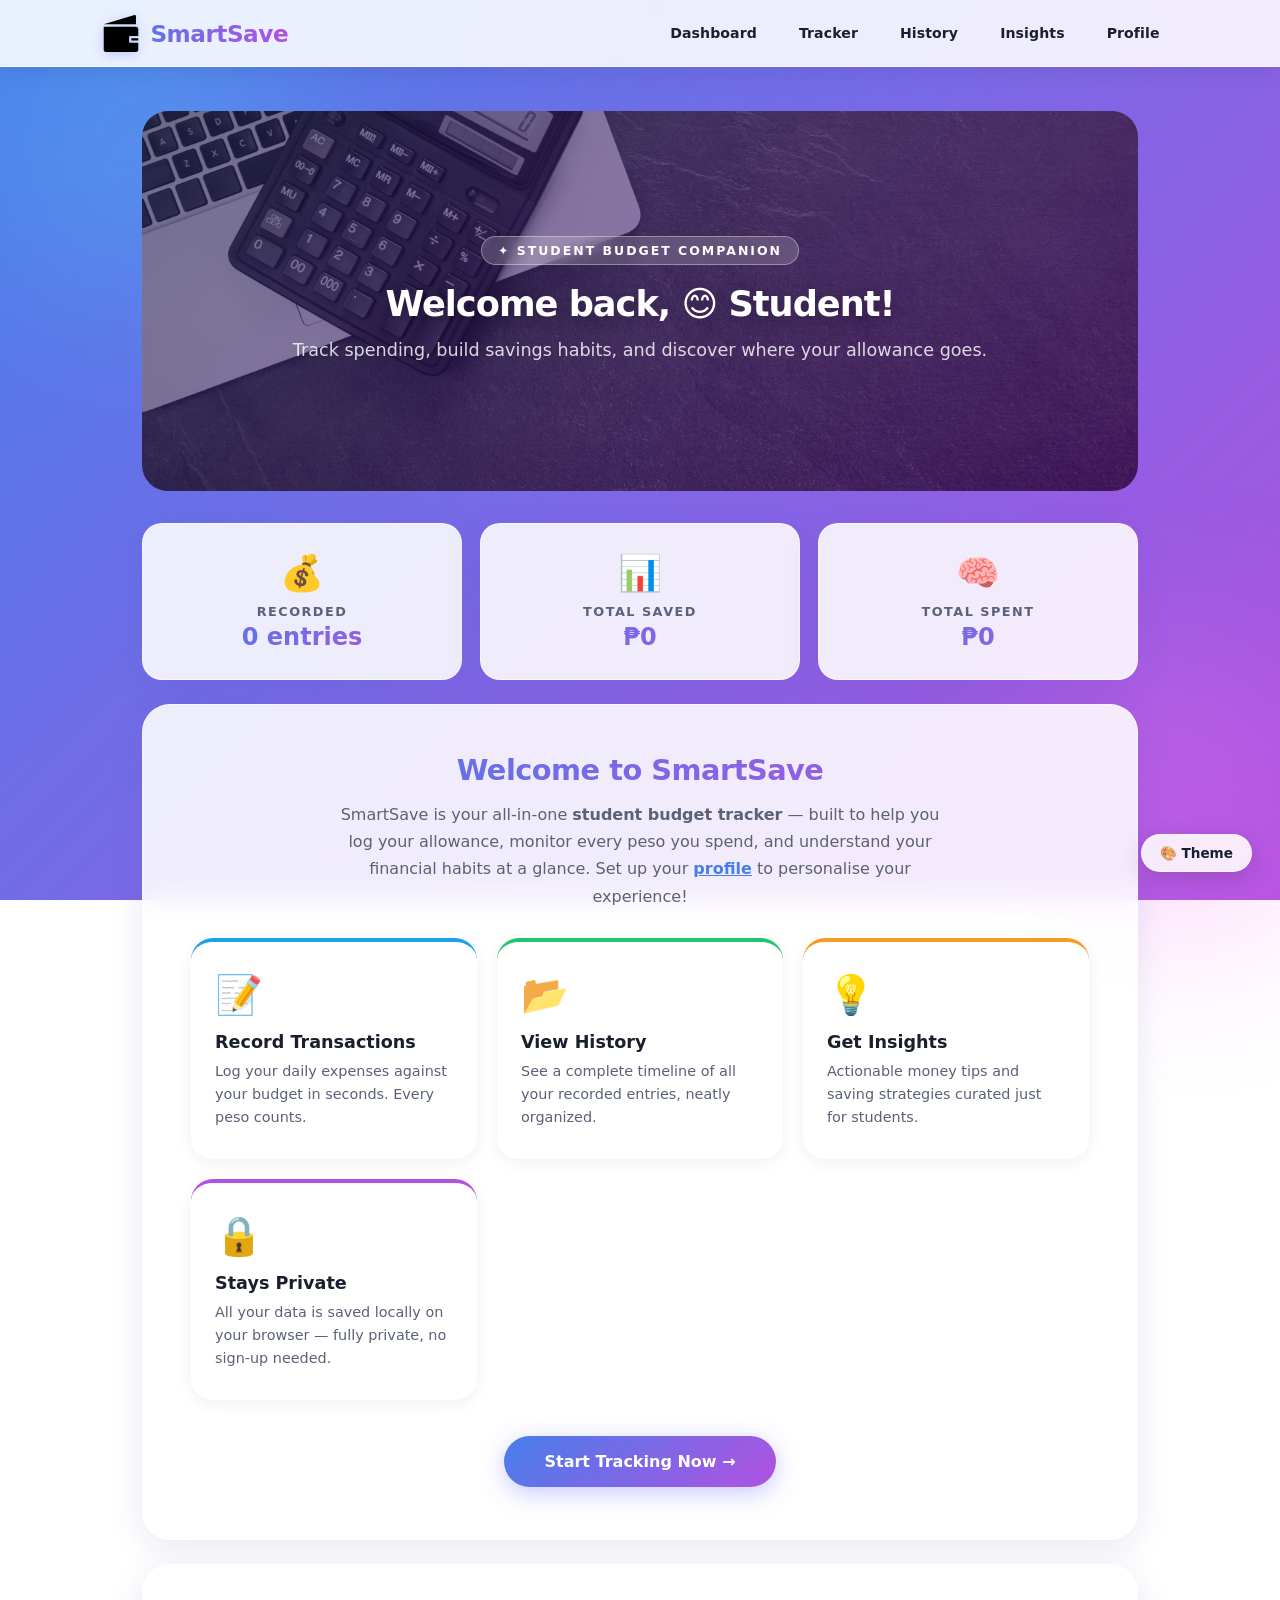
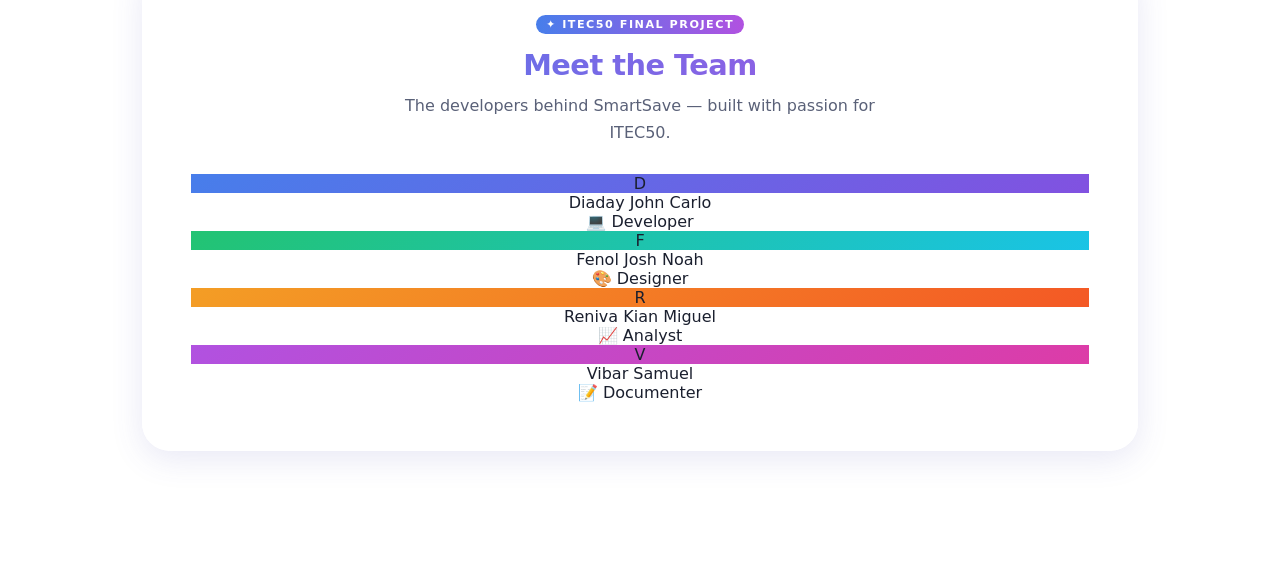
<file: FINAL PROJECT 3.0/index.html>
<!DOCTYPE html>
<html lang="en">
<head>
    <meta charset="UTF-8">
    <meta name="viewport" content="width=device-width, initial-scale=1.0">
    <title>SmartSave | Dashboard</title>
    <link rel="stylesheet" href="styles.css">
</head>
<body>

    <nav class="main-nav">
        <div class="nav-brand">
            <img src="assets/wallet-svgrepo-com.svg" alt="SmartSave Logo" class="nav-logo">
            <span>SmartSave</span>
        </div>
        <ul class="nav-links">
            <li><a href="index.html"    class="nav-item home">Dashboard</a></li>
            <li><a href="tracker.html"  class="nav-item tracker">Tracker</a></li>
            <li><a href="history.html"  class="nav-item history">History</a></li>
            <li><a href="insights.html" class="nav-item insights">Insights</a></li>
            <li><a href="profile.html"  class="nav-item profile">Profile</a></li>
        </ul>
    </nav>

    <main class="container">

        <header class="hero-banner">
            <span class="hero-badge">&#10022; Student Budget Companion</span>
            <h1>Welcome, Student!</h1>
            <p>Track spending, build savings habits, and discover where your allowance goes.</p>
        </header>

        <!-- Weekly goal progress bar (shown only if goal is set in profile) -->
        <div id="goal-bar-wrap" style="display:none; background:var(--glass-bg); border-radius:18px; padding:20px 24px; margin-bottom:20px; box-shadow:var(--shadow-soft); border:1px solid var(--glass-border); animation: fadeUp 0.6s 0.15s both;">
            <div style="display:flex; justify-content:space-between; align-items:center; margin-bottom:10px;">
                <span id="goal-bar-label" style="font-size:0.88rem; font-weight:700; color:var(--text-dark);">Weekly Goal</span>
                <span id="goal-bar-pct" style="font-size:0.88rem; font-weight:800; color:var(--grad-1);">0%</span>
            </div>
            <div style="background:#e8eaf0; border-radius:50px; height:10px; overflow:hidden;">
                <div id="goal-bar-fill" style="height:100%; border-radius:50px; width:0%; transition:width 1s cubic-bezier(0.34,1.56,0.64,1); background:var(--clr-tracker);"></div>
            </div>
        </div>

        <div class="stats-row">
            <div class="stat-card fade-up delay-1">
                <span class="stat-icon">&#128176;</span>
                <div class="stat-label">Recorded</div>
                <div class="stat-value">0 entries</div>
            </div>
            <div class="stat-card fade-up delay-2">
                <span class="stat-icon">&#128202;</span>
                <div class="stat-label">Total Saved</div>
                <div class="stat-value">&#8369;0</div>
            </div>
            <div class="stat-card fade-up delay-3">
                <span class="stat-icon">&#129504;</span>
                <div class="stat-label">Total Spent</div>
                <div class="stat-value">&#8369;0</div>
            </div>
        </div>

        <div class="card fade-up delay-2">
            <h2>Welcome to SmartSave</h2>
            <p style="max-width: 600px; margin: 14px auto 0;">
                SmartSave is your all-in-one <strong>student budget tracker</strong> &mdash; built to help you
                log your allowance, monitor every peso you spend, and understand your financial habits
                at a glance. Set up your <a href="profile.html" style="color:var(--grad-1); font-weight:700;">profile</a> to personalise your experience!
            </p>

            <div class="features-grid">
                <div class="feature-card blue fade-up delay-1">
                    <span class="feature-emoji">&#128221;</span>
                    <div class="feature-title">Record Transactions</div>
                    <p class="feature-desc">Log your daily expenses against your budget in seconds. Every peso counts.</p>
                </div>
                <div class="feature-card green fade-up delay-2">
                    <span class="feature-emoji">&#128194;</span>
                    <div class="feature-title">View History</div>
                    <p class="feature-desc">See a complete timeline of all your recorded entries, neatly organized.</p>
                </div>
                <div class="feature-card orange fade-up delay-3">
                    <span class="feature-emoji">&#128161;</span>
                    <div class="feature-title">Get Insights</div>
                    <p class="feature-desc">Actionable money tips and saving strategies curated just for students.</p>
                </div>
                <div class="feature-card purple fade-up delay-4">
                    <span class="feature-emoji">&#128274;</span>
                    <div class="feature-title">Stays Private</div>
                    <p class="feature-desc">All your data is saved locally on your browser &mdash; fully private, no sign-up needed.</p>
                </div>
            </div>

            <a href="tracker.html" class="btn-cta">Start Tracking Now &rarr;</a>
        </div>

        <!-- Meet the Team -->
        <div class="card fade-up" style="margin-top: 24px;">
            <span class="tip-tag">✦ ITEC50 Final Project</span>
            <h2>Meet the Team</h2>
            <p style="max-width: 520px; margin: 10px auto 28px;">
                The developers behind SmartSave &mdash; built with passion for ITEC50.
            </p>

            <div class="team-grid">
                <div class="team-card fade-up delay-1">
                    <div class="team-avatar" style="background: linear-gradient(135deg, hsl(220,80%,60%), hsl(260,70%,60%));">D</div>
                    <div class="team-name">Diaday John Carlo</div>
                    <div class="team-role">💻 Developer</div>
                </div>
                <div class="team-card fade-up delay-2">
                    <div class="team-avatar" style="background: linear-gradient(135deg, hsl(150,70%,45%), hsl(190,80%,50%));">F</div>
                    <div class="team-name">Fenol Josh Noah</div>
                    <div class="team-role">🎨 Designer</div>
                </div>
                <div class="team-card fade-up delay-3">
                    <div class="team-avatar" style="background: linear-gradient(135deg, hsl(35,90%,55%), hsl(15,90%,55%));">R</div>
                    <div class="team-name">Reniva Kian Miguel</div>
                    <div class="team-role">📈 Analyst</div>
                </div>
                <div class="team-card fade-up delay-4">
                    <div class="team-avatar" style="background: linear-gradient(135deg, hsl(280,70%,60%), hsl(320,70%,55%));">V</div>
                    <div class="team-name">Vibar Samuel</div>
                    <div class="team-role">📝 Documenter</div>
                </div>
            </div>
        </div>

    </main>

    <footer style="text-align:center; padding: 28px 0 20px; position:relative; z-index:1;">
        <p style="font-size:0.82rem; color:rgba(255,255,255,0.7);">
            &copy; 2026 SmartSave &nbsp;&middot;&nbsp;
            <a href="terms.html" style="color:rgba(255,255,255,0.9); font-weight:600; text-decoration:underline; text-underline-offset:3px;">Terms &amp; Privacy</a>
        </p>
    </footer>

    <script src="script.js"></script>
    <script src="theme.js"></script>
    <script src="profile-loader.js"></script>
</body>
</html>
</file>
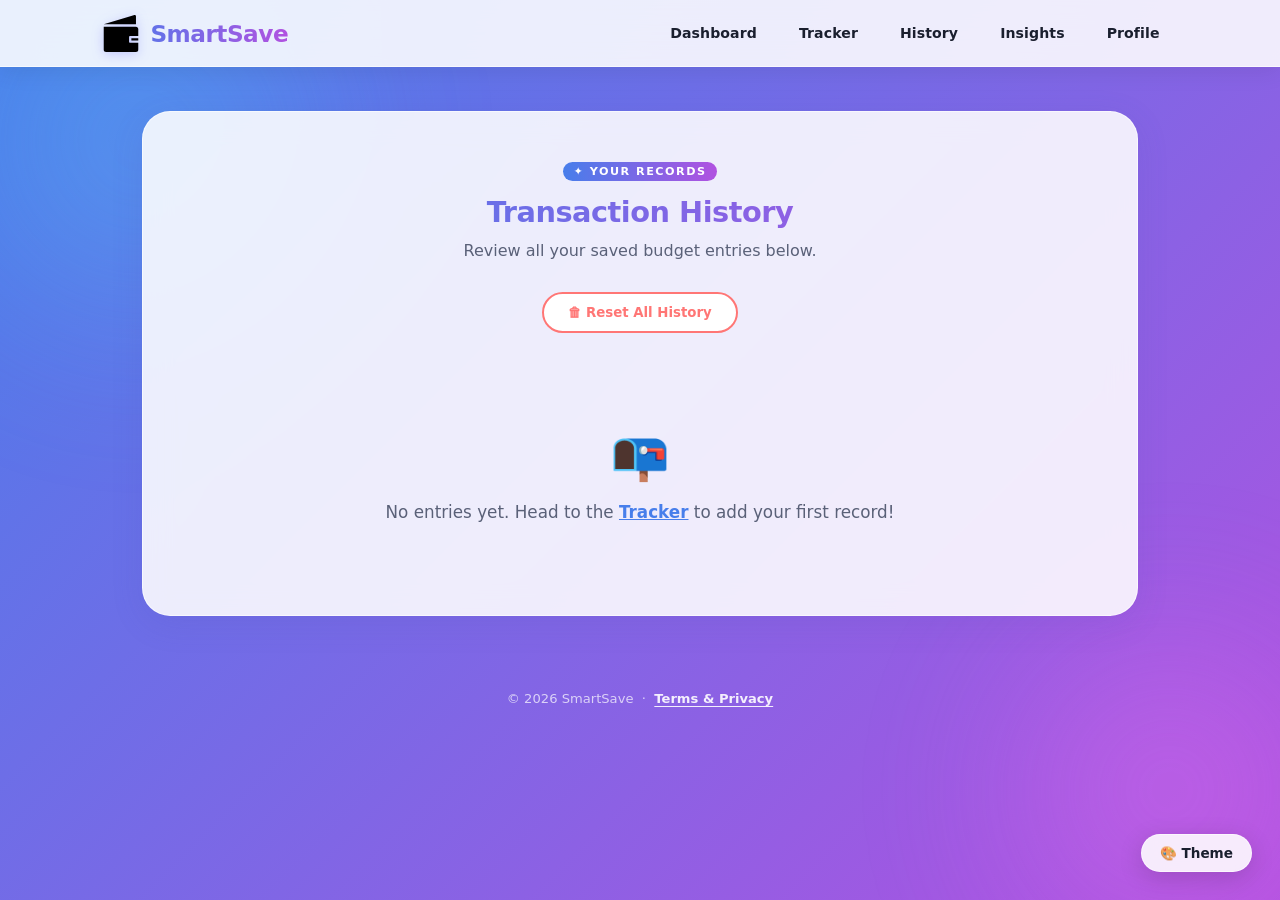
<file: FINAL PROJECT 3.0/history.html>
<!DOCTYPE html>
<html lang="en">
<head>
    <meta charset="UTF-8">
    <meta name="viewport" content="width=device-width, initial-scale=1.0">
    <title>SmartSave | History</title>
    <link rel="stylesheet" href="styles.css">
</head>
<body>

    <nav class="main-nav">
        <div class="nav-brand">
            <img src="assets/wallet-svgrepo-com.svg" alt="SmartSave Logo" class="nav-logo">
            <span>SmartSave</span>
        </div>
        <ul class="nav-links">
            <li><a href="index.html"    class="nav-item home">Dashboard</a></li>
            <li><a href="tracker.html"  class="nav-item tracker">Tracker</a></li>
            <li><a href="history.html"  class="nav-item history">History</a></li>
            <li><a href="insights.html" class="nav-item insights">Insights</a></li>
            <li><a href="profile.html"  class="nav-item profile">Profile</a></li>
        </ul>
    </nav>

    <main class="container">
        <section class="card fade-up">
            <span class="tip-tag">&#10022; Your Records</span>
            <h2>Transaction History</h2>
            <p style="margin-bottom: 28px;">Review all your saved budget entries below.</p>

            <button class="btn-reset" onclick="resetHistory()">&#128465; Reset All History</button>

            <div id="history-list" class="history-grid">
                <!-- Entries injected by script.js -->
            </div>
        </section>
    </main>

    <footer style="text-align:center; padding: 28px 0 20px; position:relative; z-index:1;">
        <p style="font-size:0.82rem; color:rgba(255,255,255,0.7);">
            &copy; 2026 SmartSave &nbsp;&middot;&nbsp;
            <a href="terms.html" style="color:rgba(255,255,255,0.9); font-weight:600; text-decoration:underline; text-underline-offset:3px;">Terms &amp; Privacy</a>
        </p>
    </footer>

    <script src="script.js"></script>
    <script src="theme.js"></script>
    <script src="profile-loader.js"></script>
</body>
</html>
</file>
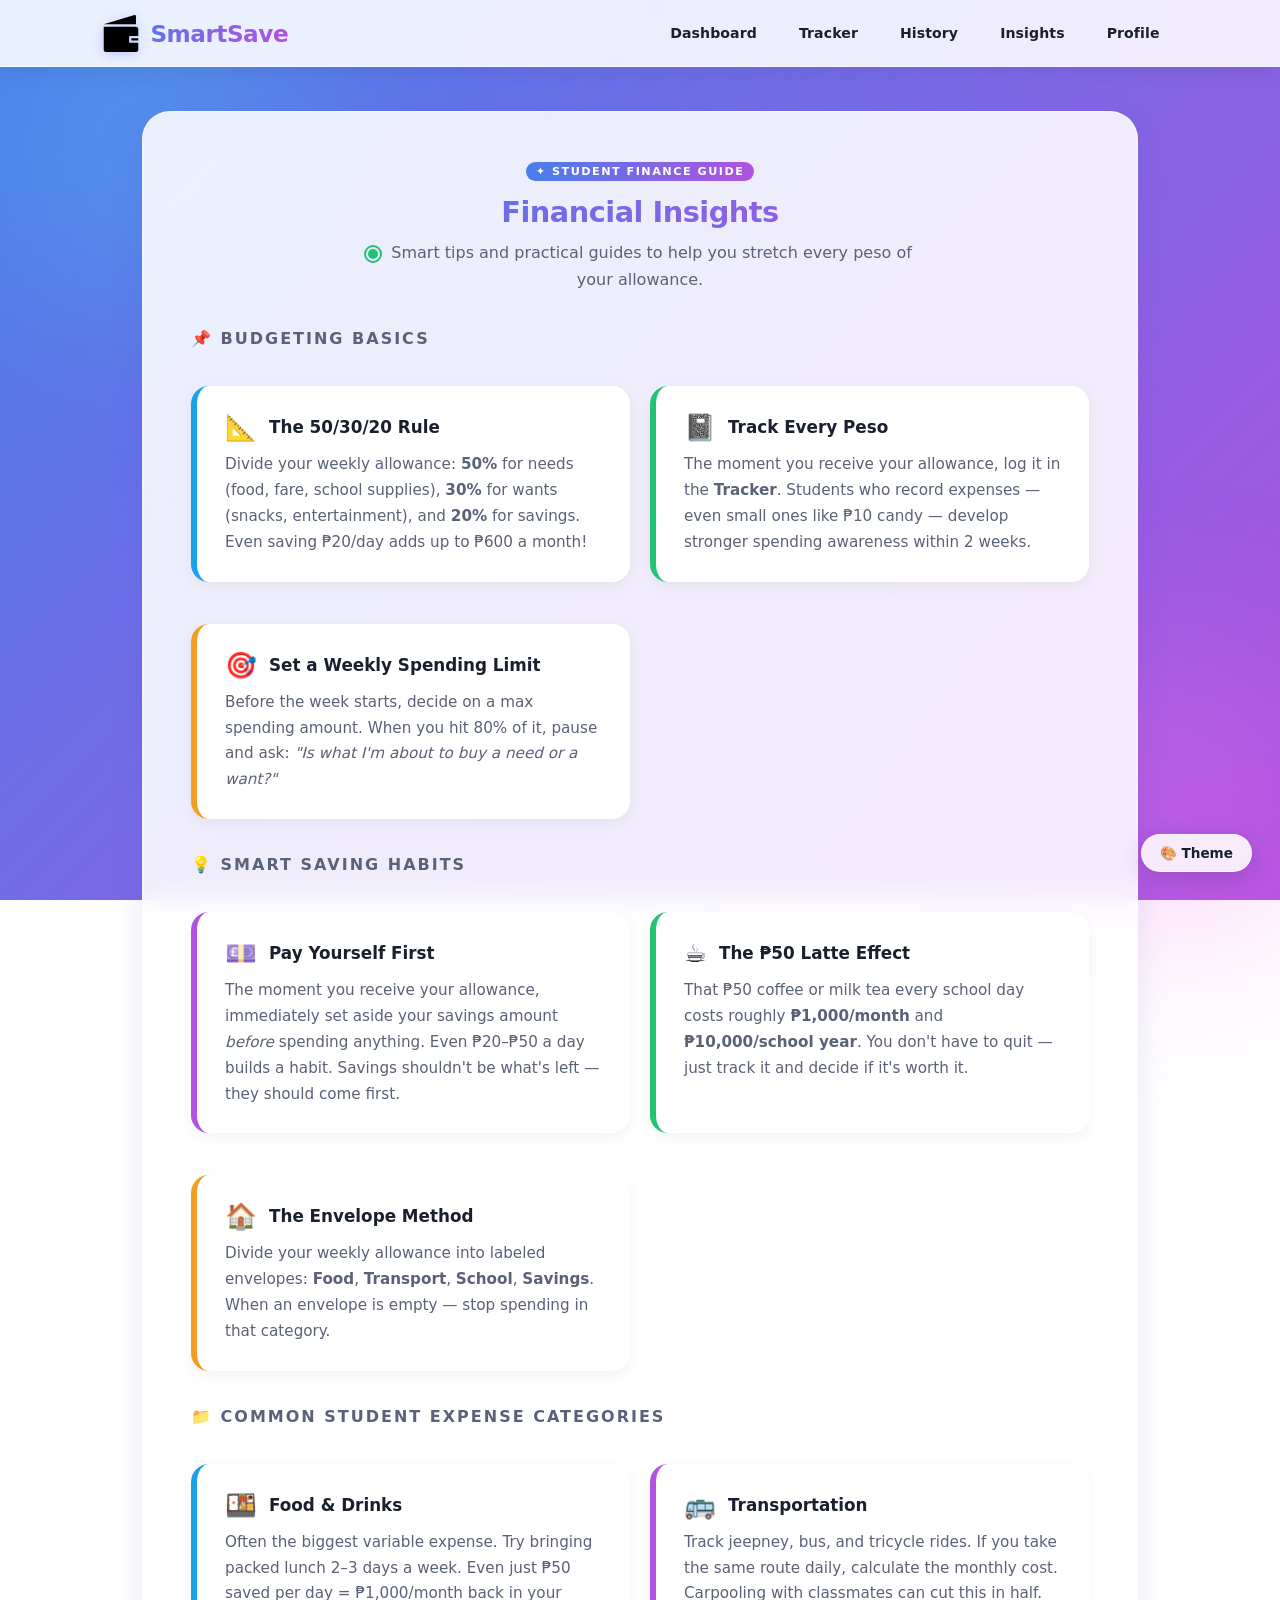
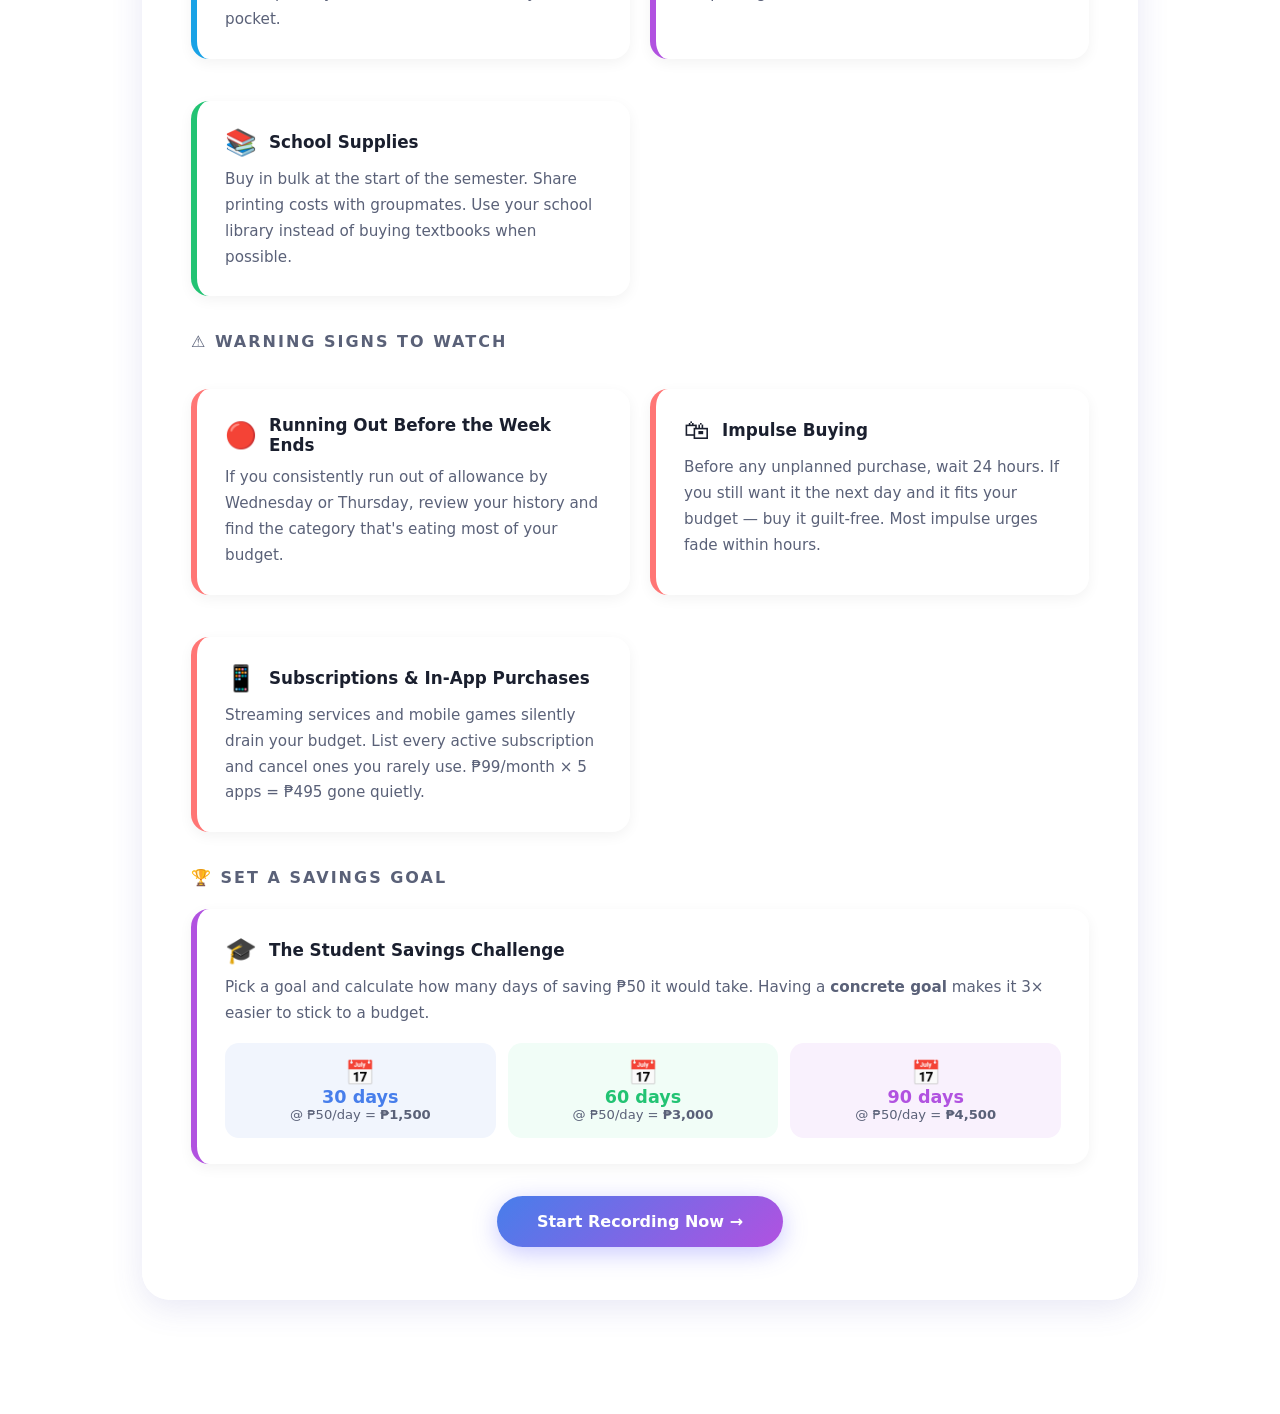
<file: FINAL PROJECT 3.0/insights.html>
<!DOCTYPE html>
<html lang="en">
<head>
    <meta charset="UTF-8">
    <meta name="viewport" content="width=device-width, initial-scale=1.0">
    <title>SmartSave | Insights</title>
    <link rel="stylesheet" href="styles.css">
</head>
<body>

    <nav class="main-nav">
        <div class="nav-brand">
            <img src="assets/wallet-svgrepo-com.svg" alt="SmartSave Logo" class="nav-logo">
            <span>SmartSave</span>
        </div>
        <ul class="nav-links">
            <li><a href="index.html"    class="nav-item home">Dashboard</a></li>
            <li><a href="tracker.html"  class="nav-item tracker">Tracker</a></li>
            <li><a href="history.html"  class="nav-item history">History</a></li>
            <li><a href="insights.html" class="nav-item insights">Insights</a></li>
            <li><a href="profile.html"  class="nav-item profile">Profile</a></li>
        </ul>
    </nav>

    <main class="container">
        <section class="card fade-up">
            <span class="tip-tag">&#10022; Student Finance Guide</span>
            <h2>Financial Insights</h2>
            <p style="max-width: 580px; margin: 10px auto 0;">
                <span class="pulse-dot"></span>
                Smart tips and practical guides to help you stretch every peso of your allowance.
            </p>

            <!-- Budgeting Basics -->
            <div style="margin-top: 36px; text-align: left;">
                <h3 style="font-size:1rem; font-weight:800; letter-spacing:2px; text-transform:uppercase; color:var(--text-muted); margin-bottom:16px;">&#128204; Budgeting Basics</h3>
                <div class="insights-grid">
                    <div class="insight-box blue fade-up delay-1">
                        <div class="insight-header"><span class="insight-icon">&#128208;</span><span class="insight-title">The 50/30/20 Rule</span></div>
                        <p>Divide your weekly allowance: <strong>50%</strong> for needs (food, fare, school supplies), <strong>30%</strong> for wants (snacks, entertainment), and <strong>20%</strong> for savings. Even saving &#8369;20/day adds up to &#8369;600 a month!</p>
                    </div>
                    <div class="insight-box green fade-up delay-2">
                        <div class="insight-header"><span class="insight-icon">&#128211;</span><span class="insight-title">Track Every Peso</span></div>
                        <p>The moment you receive your allowance, log it in the <strong>Tracker</strong>. Students who record expenses &mdash; even small ones like &#8369;10 candy &mdash; develop stronger spending awareness within 2 weeks.</p>
                    </div>
                    <div class="insight-box orange fade-up delay-3">
                        <div class="insight-header"><span class="insight-icon">&#127919;</span><span class="insight-title">Set a Weekly Spending Limit</span></div>
                        <p>Before the week starts, decide on a max spending amount. When you hit 80% of it, pause and ask: <em>"Is what I'm about to buy a need or a want?"</em></p>
                    </div>
                </div>
            </div>

            <!-- Smart Saving Habits -->
            <div style="margin-top: 36px; text-align: left;">
                <h3 style="font-size:1rem; font-weight:800; letter-spacing:2px; text-transform:uppercase; color:var(--text-muted); margin-bottom:16px;">&#128161; Smart Saving Habits</h3>
                <div class="insights-grid">
                    <div class="insight-box fade-up delay-1">
                        <div class="insight-header"><span class="insight-icon">&#128183;</span><span class="insight-title">Pay Yourself First</span></div>
                        <p>The moment you receive your allowance, immediately set aside your savings amount <em>before</em> spending anything. Even &#8369;20&ndash;&#8369;50 a day builds a habit. Savings shouldn't be what's left &mdash; they should come first.</p>
                    </div>
                    <div class="insight-box green fade-up delay-2">
                        <div class="insight-header"><span class="insight-icon">&#9749;</span><span class="insight-title">The &#8369;50 Latte Effect</span></div>
                        <p>That &#8369;50 coffee or milk tea every school day costs roughly <strong>&#8369;1,000/month</strong> and <strong>&#8369;10,000/school year</strong>. You don't have to quit &mdash; just track it and decide if it's worth it.</p>
                    </div>
                    <div class="insight-box orange fade-up delay-3">
                        <div class="insight-header"><span class="insight-icon">&#127968;</span><span class="insight-title">The Envelope Method</span></div>
                        <p>Divide your weekly allowance into labeled envelopes: <strong>Food</strong>, <strong>Transport</strong>, <strong>School</strong>, <strong>Savings</strong>. When an envelope is empty &mdash; stop spending in that category.</p>
                    </div>
                </div>
            </div>

            <!-- Expense Categories -->
            <div style="margin-top: 36px; text-align: left;">
                <h3 style="font-size:1rem; font-weight:800; letter-spacing:2px; text-transform:uppercase; color:var(--text-muted); margin-bottom:16px;">&#128193; Common Student Expense Categories</h3>
                <div class="insights-grid">
                    <div class="insight-box blue fade-up delay-1">
                        <div class="insight-header"><span class="insight-icon">&#127857;</span><span class="insight-title">Food &amp; Drinks</span></div>
                        <p>Often the biggest variable expense. Try bringing packed lunch 2&ndash;3 days a week. Even just &#8369;50 saved per day = &#8369;1,000/month back in your pocket.</p>
                    </div>
                    <div class="insight-box fade-up delay-2">
                        <div class="insight-header"><span class="insight-icon">&#128652;</span><span class="insight-title">Transportation</span></div>
                        <p>Track jeepney, bus, and tricycle rides. If you take the same route daily, calculate the monthly cost. Carpooling with classmates can cut this in half.</p>
                    </div>
                    <div class="insight-box green fade-up delay-3">
                        <div class="insight-header"><span class="insight-icon">&#128218;</span><span class="insight-title">School Supplies</span></div>
                        <p>Buy in bulk at the start of the semester. Share printing costs with groupmates. Use your school library instead of buying textbooks when possible.</p>
                    </div>
                </div>
            </div>

            <!-- Warning Signs -->
            <div style="margin-top: 36px; text-align: left;">
                <h3 style="font-size:1rem; font-weight:800; letter-spacing:2px; text-transform:uppercase; color:var(--text-muted); margin-bottom:16px;">&#9888;&#65039; Warning Signs to Watch</h3>
                <div class="insights-grid">
                    <div class="insight-box red fade-up delay-1">
                        <div class="insight-header"><span class="insight-icon">&#128308;</span><span class="insight-title">Running Out Before the Week Ends</span></div>
                        <p>If you consistently run out of allowance by Wednesday or Thursday, review your history and find the category that's eating most of your budget.</p>
                    </div>
                    <div class="insight-box red fade-up delay-2">
                        <div class="insight-header"><span class="insight-icon">&#128717;</span><span class="insight-title">Impulse Buying</span></div>
                        <p>Before any unplanned purchase, wait 24 hours. If you still want it the next day and it fits your budget &mdash; buy it guilt-free. Most impulse urges fade within hours.</p>
                    </div>
                    <div class="insight-box red fade-up delay-3">
                        <div class="insight-header"><span class="insight-icon">&#128241;</span><span class="insight-title">Subscriptions &amp; In-App Purchases</span></div>
                        <p>Streaming services and mobile games silently drain your budget. List every active subscription and cancel ones you rarely use. &#8369;99/month &times; 5 apps = &#8369;495 gone quietly.</p>
                    </div>
                </div>
            </div>

            <!-- Goal Setting -->
            <div style="margin-top: 36px; text-align: left;">
                <h3 style="font-size:1rem; font-weight:800; letter-spacing:2px; text-transform:uppercase; color:var(--text-muted); margin-bottom:16px;">&#127942; Set a Savings Goal</h3>
                <div class="insight-box fade-up delay-2" style="border-left-color: var(--grad-2);">
                    <div class="insight-header"><span class="insight-icon">&#127891;</span><span class="insight-title">The Student Savings Challenge</span></div>
                    <p style="margin-bottom:16px;">Pick a goal and calculate how many days of saving &#8369;50 it would take. Having a <strong>concrete goal</strong> makes it 3&times; easier to stick to a budget.</p>
                    <div style="display:grid; grid-template-columns: repeat(auto-fit, minmax(160px,1fr)); gap:12px; margin-top:14px;">
                        <div style="background:hsl(220,80%,97%); border-radius:14px; padding:16px; text-align:center;">
                            <div style="font-size:1.5rem;">&#128197;</div>
                            <div style="font-weight:800; font-size:1.1rem; color:var(--grad-1);">30 days</div>
                            <div style="font-size:0.82rem; color:var(--text-muted);">@ &#8369;50/day = <strong>&#8369;1,500</strong></div>
                        </div>
                        <div style="background:hsl(150,80%,97%); border-radius:14px; padding:16px; text-align:center;">
                            <div style="font-size:1.5rem;">&#128197;</div>
                            <div style="font-weight:800; font-size:1.1rem; color:var(--clr-tracker);">60 days</div>
                            <div style="font-size:0.82rem; color:var(--text-muted);">@ &#8369;50/day = <strong>&#8369;3,000</strong></div>
                        </div>
                        <div style="background:hsl(280,80%,97%); border-radius:14px; padding:16px; text-align:center;">
                            <div style="font-size:1.5rem;">&#128197;</div>
                            <div style="font-weight:800; font-size:1.1rem; color:var(--clr-insights);">90 days</div>
                            <div style="font-size:0.82rem; color:var(--text-muted);">@ &#8369;50/day = <strong>&#8369;4,500</strong></div>
                        </div>
                    </div>
                </div>
            </div>

            <a href="tracker.html" class="btn-cta" style="margin-top:32px; display:inline-block;">Start Recording Now &rarr;</a>
        </section>
    </main>

    <footer style="text-align:center; padding: 28px 0 20px; position:relative; z-index:1;">
        <p style="font-size:0.82rem; color:rgba(255,255,255,0.7);">
            &copy; 2026 SmartSave &nbsp;&middot;&nbsp;
            <a href="terms.html" style="color:rgba(255,255,255,0.9); font-weight:600; text-decoration:underline; text-underline-offset:3px;">Terms &amp; Privacy</a>
        </p>
    </footer>

    <script src="script.js"></script>
    <script src="profile-loader.js"></script>
    <script src="theme.js"></script>
</body>
</html>
</file>
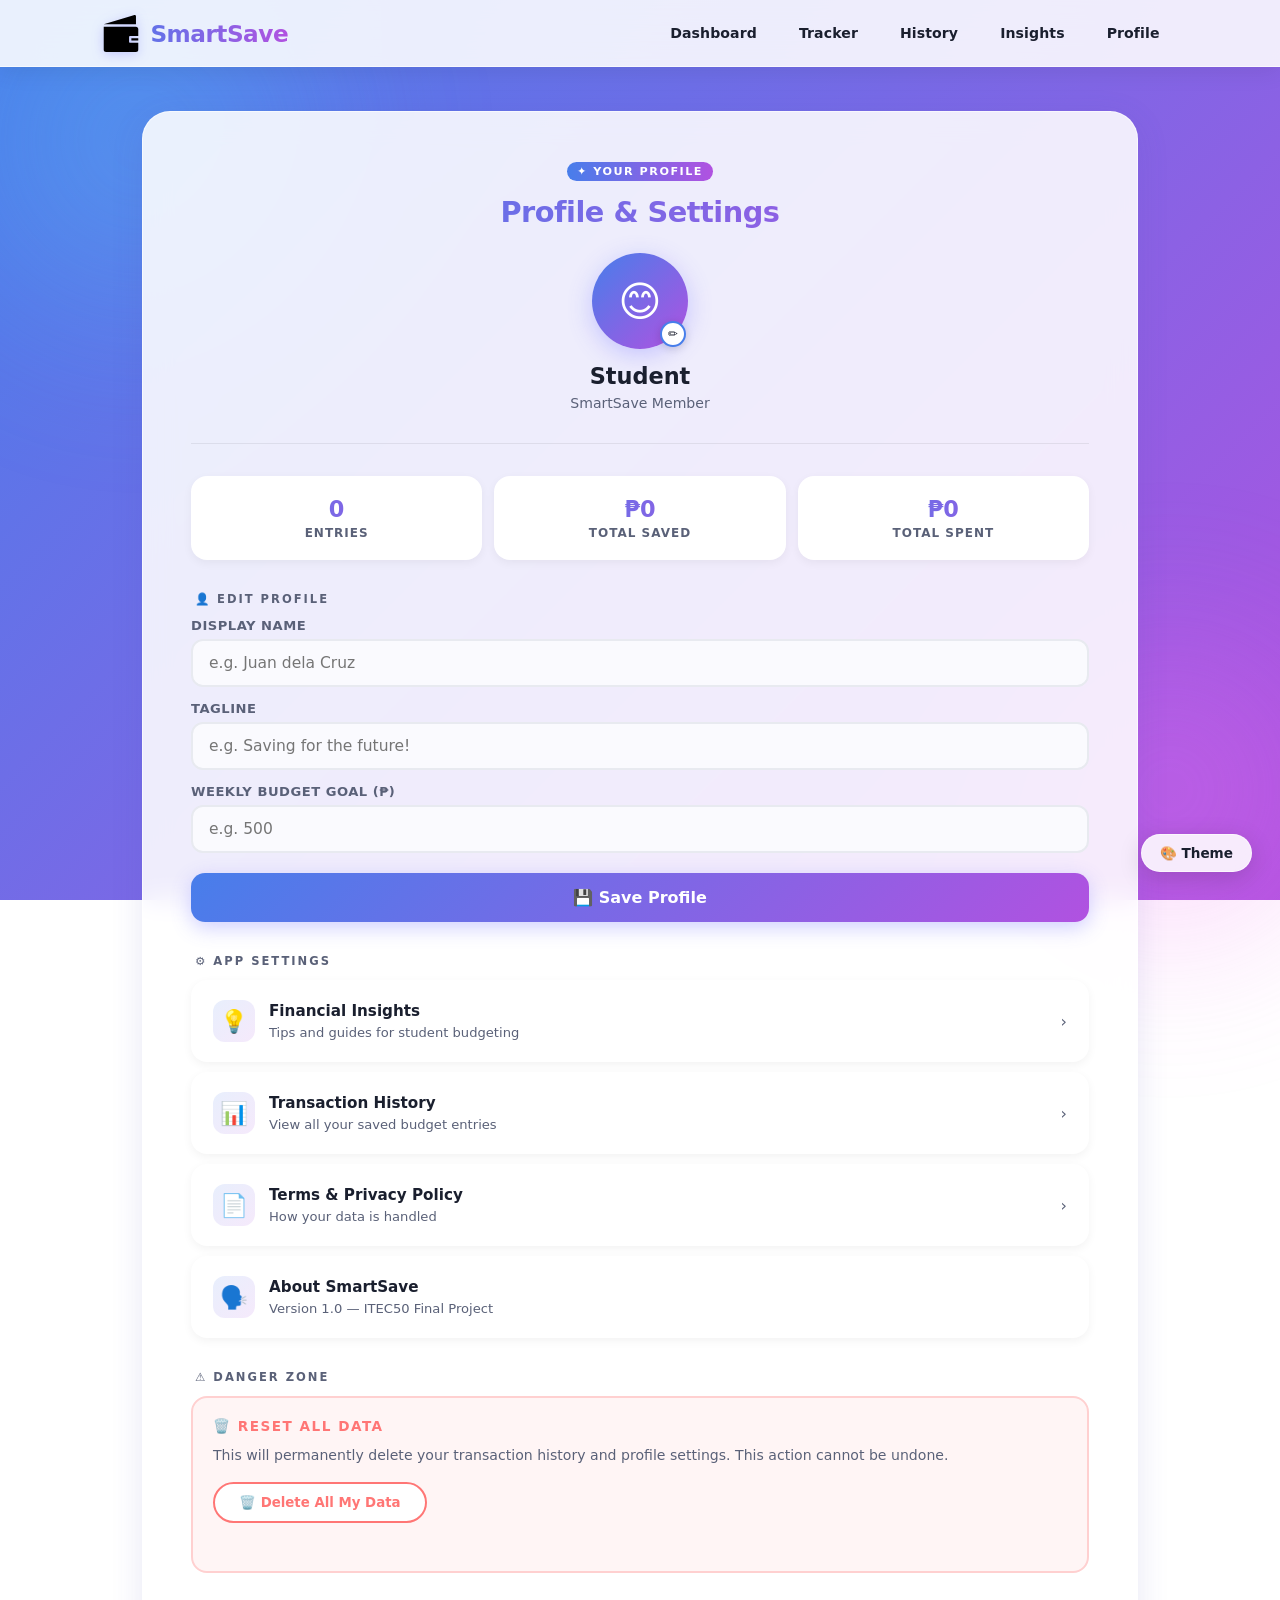
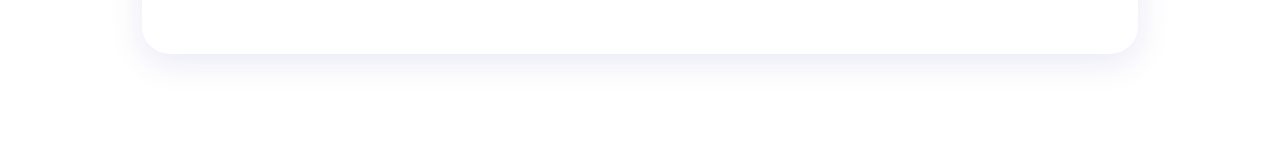
<file: FINAL PROJECT 3.0/profile.html>
<!DOCTYPE html>
<html lang="en">
<head>
    <meta charset="UTF-8">
    <meta name="viewport" content="width=device-width, initial-scale=1.0">
    <title>SmartSave | Profile & Settings</title>
    <link rel="stylesheet" href="styles.css">
</head>
<body>

    <nav class="main-nav">
        <div class="nav-brand">
            <img src="assets/wallet-svgrepo-com.svg" alt="SmartSave Logo" class="nav-logo">
            <span>SmartSave</span>
        </div>
        <ul class="nav-links">
            <li><a href="index.html"    class="nav-item home">Dashboard</a></li>
            <li><a href="tracker.html"  class="nav-item tracker">Tracker</a></li>
            <li><a href="history.html"  class="nav-item history">History</a></li>
            <li><a href="insights.html" class="nav-item insights">Insights</a></li>
            <li><a href="profile.html"  class="nav-item profile">Profile</a></li>
        </ul>
    </nav>

    <main class="container">
        <section class="card fade-up">
            <span class="tip-tag">✦ Your Profile</span>
            <h2>Profile &amp; Settings</h2>

            <!-- Avatar + Name -->
            <div class="profile-header" style="margin-top: 24px;">
                <div class="avatar-wrap" onclick="cycleAvatar()" title="Click to change emoji">
                    <div class="avatar-circle" id="avatar-display">😊</div>
                    <div class="avatar-edit-badge">✏️</div>
                </div>
                <div class="profile-name-display" id="profile-name-display">Student</div>
                <div class="profile-tagline" id="profile-tagline-display">SmartSave Member</div>
            </div>

            <!-- Live Stats -->
            <div class="profile-stats">
                <div class="profile-stat fade-up delay-1">
                    <div class="profile-stat-value" id="stat-entries">0</div>
                    <div class="profile-stat-label">Entries</div>
                </div>
                <div class="profile-stat fade-up delay-2">
                    <div class="profile-stat-value" id="stat-saved">₱0</div>
                    <div class="profile-stat-label">Total Saved</div>
                </div>
                <div class="profile-stat fade-up delay-3">
                    <div class="profile-stat-value" id="stat-spent">₱0</div>
                    <div class="profile-stat-label">Total Spent</div>
                </div>
            </div>

            <!-- Edit Profile Fields -->
            <div class="settings-section">
                <div class="settings-label">👤 Edit Profile</div>
                <div class="profile-field">
                    <label for="input-name">Display Name</label>
                    <input type="text" id="input-name" placeholder="e.g. Juan dela Cruz" maxlength="30">
                </div>
                <div class="profile-field">
                    <label for="input-tagline">Tagline</label>
                    <input type="text" id="input-tagline" placeholder="e.g. Saving for the future!" maxlength="40">
                </div>
                <div class="profile-field">
                    <label for="input-budget-goal">Weekly Budget Goal (₱)</label>
                    <input type="number" id="input-budget-goal" placeholder="e.g. 500">
                </div>
                <button class="btn-save-profile" id="save-profile-btn" onclick="saveProfile()">💾 Save Profile</button>
            </div>

            <!-- Settings Rows -->
            <div class="settings-section">
                <div class="settings-label">⚙️ App Settings</div>

                <div class="settings-row fade-up delay-1" onclick="window.location.href='insights.html'">
                    <div class="settings-icon">💡</div>
                    <div class="settings-info">
                        <strong>Financial Insights</strong>
                        <span>Tips and guides for student budgeting</span>
                    </div>
                    <span class="settings-arrow">›</span>
                </div>

                <div class="settings-row fade-up delay-2" onclick="window.location.href='history.html'">
                    <div class="settings-icon">📊</div>
                    <div class="settings-info">
                        <strong>Transaction History</strong>
                        <span>View all your saved budget entries</span>
                    </div>
                    <span class="settings-arrow">›</span>
                </div>

                <div class="settings-row fade-up delay-3" onclick="window.location.href='terms.html'">
                    <div class="settings-icon">📄</div>
                    <div class="settings-info">
                        <strong>Terms &amp; Privacy Policy</strong>
                        <span>How your data is handled</span>
                    </div>
                    <span class="settings-arrow">›</span>
                </div>

                <!-- About — no arrow -->
                <div class="settings-row fade-up delay-4" onclick="showAbout()">
                    <div class="settings-icon">🗣️</div>
                    <div class="settings-info">
                        <strong>About SmartSave</strong>
                        <span>Version 1.0 — ITEC50 Final Project</span>
                    </div>
                </div>
            </div>

            <!-- Danger Zone -->
            <div class="settings-section">
                <div class="settings-label">⚠️ Danger Zone</div>
                <div class="danger-zone">
                    <h4>🗑️ Reset All Data</h4>
                    <p>This will permanently delete your transaction history and profile settings. This action cannot be undone.</p>
                    <button class="btn-reset" onclick="resetAllData()">🗑️ Delete All My Data</button>
                </div>
            </div>

        </section>
    </main>

    <footer style="text-align:center; padding: 28px 0 20px; position:relative; z-index:1;">
        <p style="font-size:0.82rem; color:rgba(255,255,255,0.7);">
            &copy; 2026 SmartSave &nbsp;&middot;&nbsp;
            <a href="terms.html" style="color:rgba(255,255,255,0.9); font-weight:600; text-decoration:underline; text-underline-offset:3px;">Terms &amp; Privacy</a>
        </p>
    </footer>

    <script src="theme.js"></script>
    <script>
        const PROFILE_KEY = 'smartsave_profile';
        const STORAGE_KEY = 'save_history';

        // Real emoji characters — NOT HTML entities
        const avatarEmojis = ['😊','😀','🤩','😎','🤓','😄','🥰','😇','😁','🤑'];
        let avatarIndex = 0;

        // ── Load saved profile on page open ────────────────
        function loadProfile() {
            const p = JSON.parse(localStorage.getItem(PROFILE_KEY)) || {};

            document.getElementById('input-name').value        = p.name  || '';
            document.getElementById('input-tagline').value     = p.tagline || '';
            document.getElementById('input-budget-goal').value = p.goal  || '';

            document.getElementById('profile-name-display').textContent    = p.name    || 'Student';
            document.getElementById('profile-tagline-display').textContent = p.tagline || 'SmartSave Member';

            avatarIndex = typeof p.avatarIndex === 'number' ? p.avatarIndex : 0;
            document.getElementById('avatar-display').textContent = avatarEmojis[avatarIndex];
        }

        // ── Save profile to localStorage ────────────────────
        function saveProfile() {
            const name    = document.getElementById('input-name').value.trim()    || 'Student';
            const tagline = document.getElementById('input-tagline').value.trim() || 'SmartSave Member';
            const goal    = document.getElementById('input-budget-goal').value;

            const profile = { name, tagline, goal, avatarIndex };
            localStorage.setItem(PROFILE_KEY, JSON.stringify(profile));

            // Update display immediately
            document.getElementById('profile-name-display').textContent    = name;
            document.getElementById('profile-tagline-display').textContent = tagline;

            // Button feedback
            const btn = document.getElementById('save-profile-btn');
            btn.textContent = '✅ Saved!';
            btn.style.opacity = '0.85';
            setTimeout(() => {
                btn.textContent = '💾 Save Profile';
                btn.style.opacity = '1';
            }, 1800);
        }

        // ── Cycle avatar emoji on click ─────────────────────
        function cycleAvatar() {
            avatarIndex = (avatarIndex + 1) % avatarEmojis.length;
            document.getElementById('avatar-display').textContent = avatarEmojis[avatarIndex];
        }

        // ── Load live stats from history ────────────────────
        function loadStats() {
            const history = JSON.parse(localStorage.getItem(STORAGE_KEY)) || [];
            let totalSaved = 0, totalSpent = 0;

            history.forEach(function(item) {
                totalSpent += item.spent;
                totalSaved += (item.budget - item.spent);
            });

            document.getElementById('stat-entries').textContent = history.length;
            document.getElementById('stat-saved').textContent   = '₱' + Math.max(0, totalSaved).toFixed(0);
            document.getElementById('stat-spent').textContent   = '₱' + totalSpent.toFixed(0);
        }

        // ── Delete all data ─────────────────────────────────
        function resetAllData() {
            var confirmed = confirm('Delete ALL your SmartSave data including history and profile? This cannot be undone.');
            if (confirmed) {
                localStorage.removeItem(STORAGE_KEY);
                localStorage.removeItem(PROFILE_KEY);
                localStorage.removeItem('smartsave_theme');
                alert('All data has been cleared. Starting fresh!');
                window.location.reload();
            }
        }

        // ── About SmartSave popup ───────────────────────────
        function showAbout() {
            alert('SmartSave v1.0\nITEC50 Final Project\n\nA student budget tracker built with HTML, CSS & JavaScript.\nAll data is stored locally on your device.\n\nDeveloped by:\n• Diaday John Carlo\n• Fenol Josh Noah\n• Reniva Kian Miguel\n• Vibar Samuel');
        }

        // ── Run on load ─────────────────────────────────────
        loadProfile();
        loadStats();
    </script>
</body>
</html>
</file>
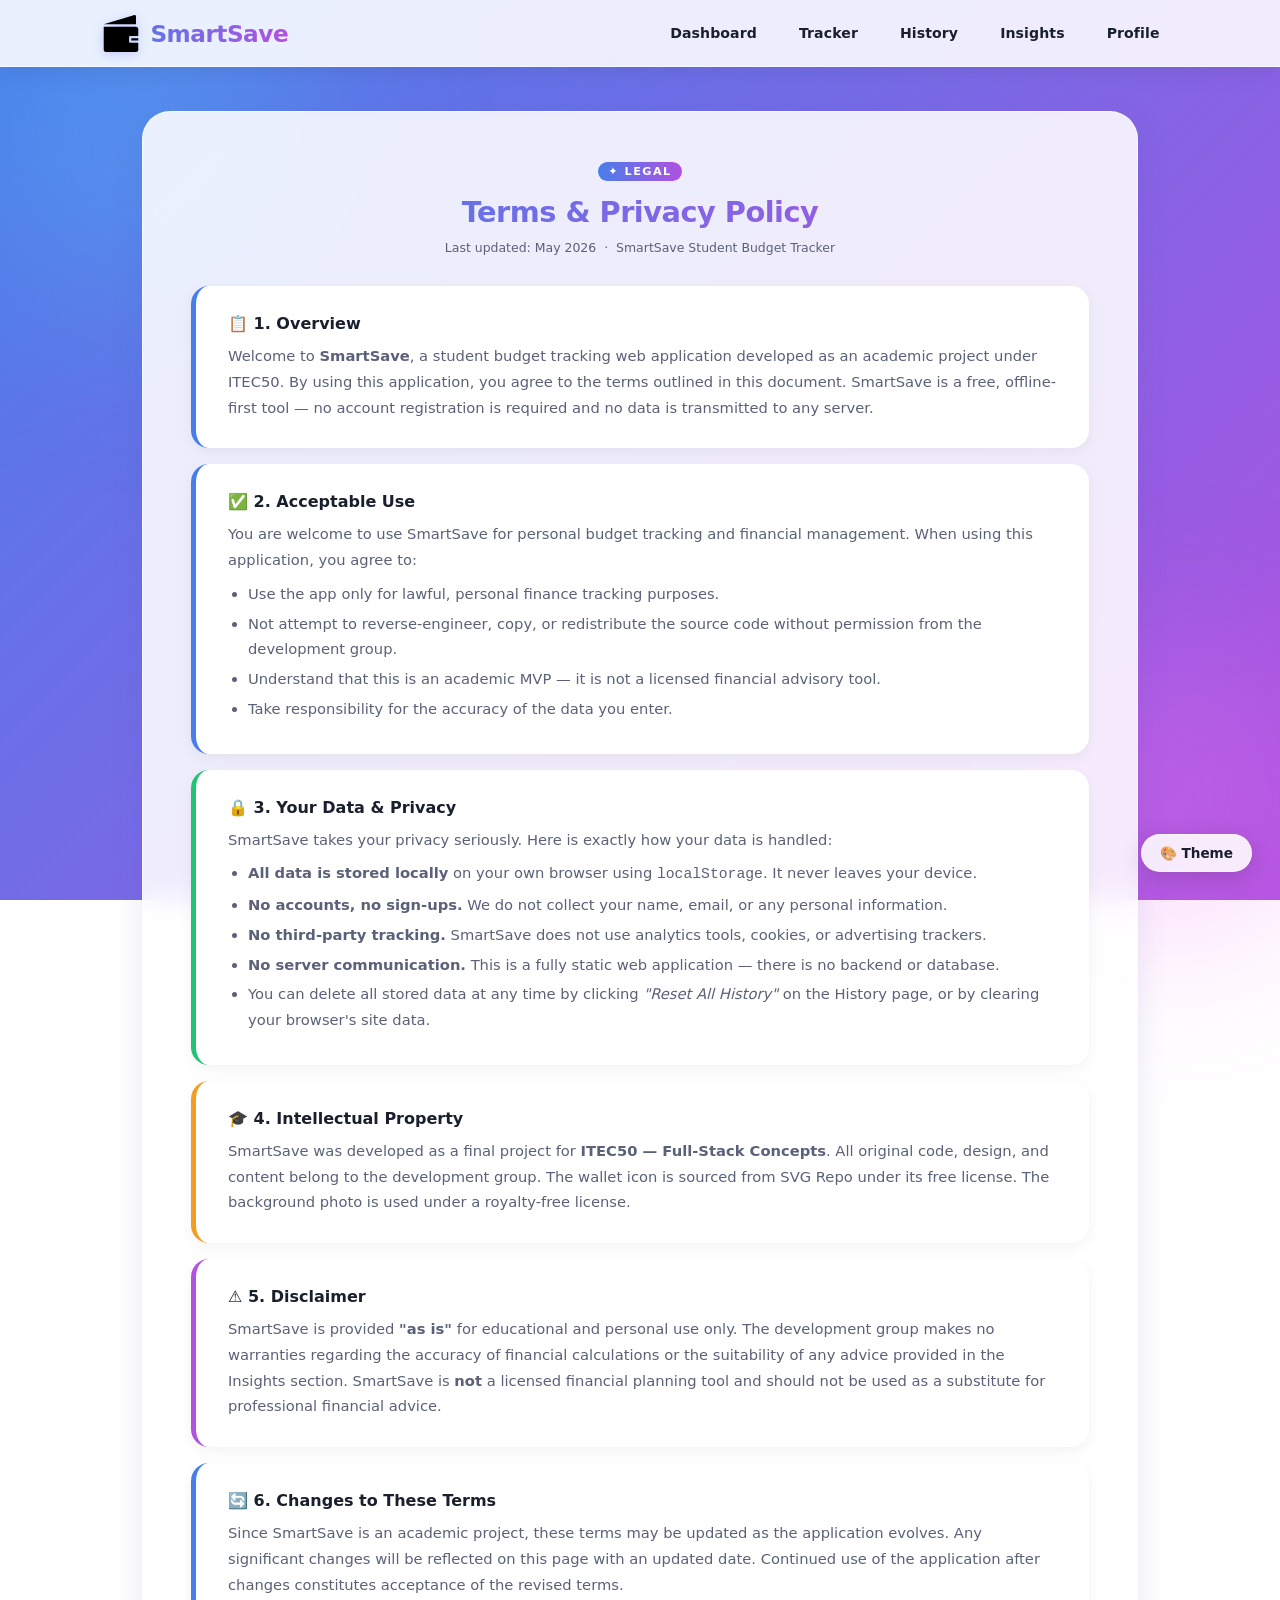
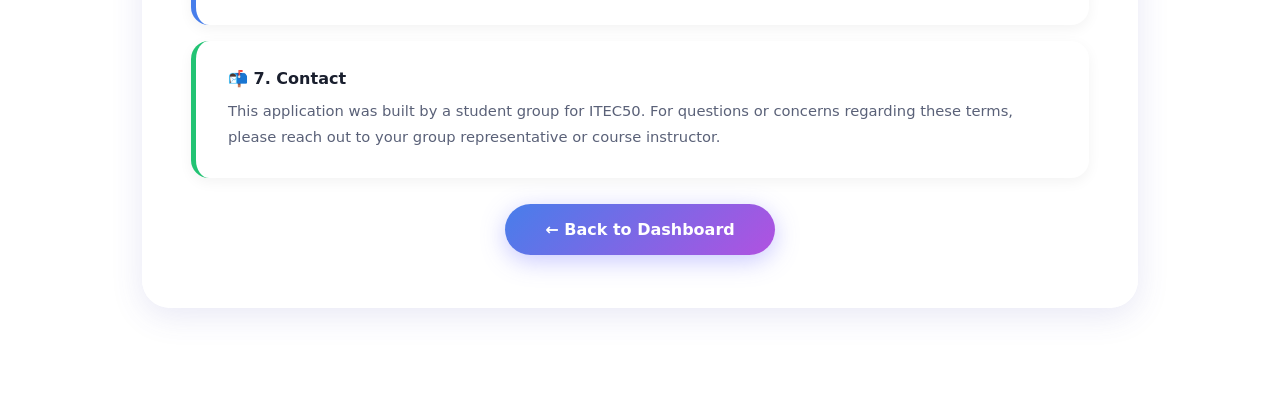
<file: FINAL PROJECT 3.0/terms.html>
<!DOCTYPE html>
<html lang="en">
<head>
    <meta charset="UTF-8">
    <meta name="viewport" content="width=device-width, initial-scale=1.0">
    <title>SmartSave | Terms & Privacy</title>
    <link rel="stylesheet" href="styles.css">
</head>
<body>

    <nav class="main-nav">
        <div class="nav-brand">
            <img src="assets/wallet-svgrepo-com.svg" alt="SmartSave Logo" class="nav-logo">
            <span>SmartSave</span>
        </div>
        <ul class="nav-links">
            <li><a href="index.html"    class="nav-item home">Dashboard</a></li>
            <li><a href="tracker.html"  class="nav-item tracker">Tracker</a></li>
            <li><a href="history.html"  class="nav-item history">History</a></li>
            <li><a href="insights.html" class="nav-item insights">Insights</a></li>
            <li><a href="profile.html" class="nav-item profile">Profile</a></li>
        </ul>
    </nav>

    <main class="container">
        <section class="card fade-up">
            <span class="tip-tag">✦ Legal</span>
            <h2>Terms & Privacy Policy</h2>
            <p class="terms-last-updated">Last updated: May 2026 &nbsp;·&nbsp; SmartSave Student Budget Tracker</p>

            <div class="terms-section">

                <!-- 1. Overview -->
                <div class="terms-block fade-up delay-1">
                    <h3>📋 1. Overview</h3>
                    <p>Welcome to <strong>SmartSave</strong>, a student budget tracking web application developed as an academic project under ITEC50. By using this application, you agree to the terms outlined in this document. SmartSave is a free, offline-first tool — no account registration is required and no data is transmitted to any server.</p>
                </div>

                <!-- 2. Use of the Application -->
                <div class="terms-block fade-up delay-2">
                    <h3>✅ 2. Acceptable Use</h3>
                    <p>You are welcome to use SmartSave for personal budget tracking and financial management. When using this application, you agree to:</p>
                    <ul>
                        <li>Use the app only for lawful, personal finance tracking purposes.</li>
                        <li>Not attempt to reverse-engineer, copy, or redistribute the source code without permission from the development group.</li>
                        <li>Understand that this is an academic MVP — it is not a licensed financial advisory tool.</li>
                        <li>Take responsibility for the accuracy of the data you enter.</li>
                    </ul>
                </div>

                <!-- 3. Data & Privacy -->
                <div class="terms-block fade-up delay-3" style="border-left-color: var(--clr-tracker);">
                    <h3>🔒 3. Your Data & Privacy</h3>
                    <p>SmartSave takes your privacy seriously. Here is exactly how your data is handled:</p>
                    <ul>
                        <li><strong>All data is stored locally</strong> on your own browser using <code>localStorage</code>. It never leaves your device.</li>
                        <li><strong>No accounts, no sign-ups.</strong> We do not collect your name, email, or any personal information.</li>
                        <li><strong>No third-party tracking.</strong> SmartSave does not use analytics tools, cookies, or advertising trackers.</li>
                        <li><strong>No server communication.</strong> This is a fully static web application — there is no backend or database.</li>
                        <li>You can delete all stored data at any time by clicking <em>"Reset All History"</em> on the History page, or by clearing your browser's site data.</li>
                    </ul>
                </div>

                <!-- 4. Intellectual Property -->
                <div class="terms-block fade-up delay-1" style="border-left-color: var(--clr-history);">
                    <h3>🎓 4. Intellectual Property</h3>
                    <p>SmartSave was developed as a final project for <strong>ITEC50 — Full-Stack Concepts</strong>. All original code, design, and content belong to the development group. The wallet icon is sourced from SVG Repo under its free license. The background photo is used under a royalty-free license.</p>
                </div>

                <!-- 5. Disclaimer -->
                <div class="terms-block fade-up delay-2" style="border-left-color: var(--clr-insights);">
                    <h3>⚠️ 5. Disclaimer</h3>
                    <p>SmartSave is provided <strong>"as is"</strong> for educational and personal use only. The development group makes no warranties regarding the accuracy of financial calculations or the suitability of any advice provided in the Insights section. SmartSave is <strong>not</strong> a licensed financial planning tool and should not be used as a substitute for professional financial advice.</p>
                </div>

                <!-- 6. Changes -->
                <div class="terms-block fade-up delay-3">
                    <h3>🔄 6. Changes to These Terms</h3>
                    <p>Since SmartSave is an academic project, these terms may be updated as the application evolves. Any significant changes will be reflected on this page with an updated date. Continued use of the application after changes constitutes acceptance of the revised terms.</p>
                </div>

                <!-- 7. Contact -->
                <div class="terms-block fade-up delay-1" style="border-left-color: var(--clr-tracker);">
                    <h3>📬 7. Contact</h3>
                    <p>This application was built by a student group for ITEC50. For questions or concerns regarding these terms, please reach out to your group representative or course instructor.</p>
                </div>

            </div>

            <a href="index.html" class="btn-cta" style="margin-top: 10px;">← Back to Dashboard</a>
        </section>
    </main>

    <script src="script.js"></script>
    <script src="theme.js"></script>
    <footer style="text-align:center; padding: 28px 0 20px; position:relative; z-index:1;">
        <p style="font-size:0.82rem; color:rgba(255,255,255,0.7);">
            © 2026 SmartSave </body>nbsp;·</body>nbsp;
            <a href="terms.html" style="color:rgba(255,255,255,0.9); font-weight:600; text-decoration:underline; text-underline-offset:3px;">Terms &amp; Privacy</a>
        </p>
    </footer>
</body>
</html>
</file>
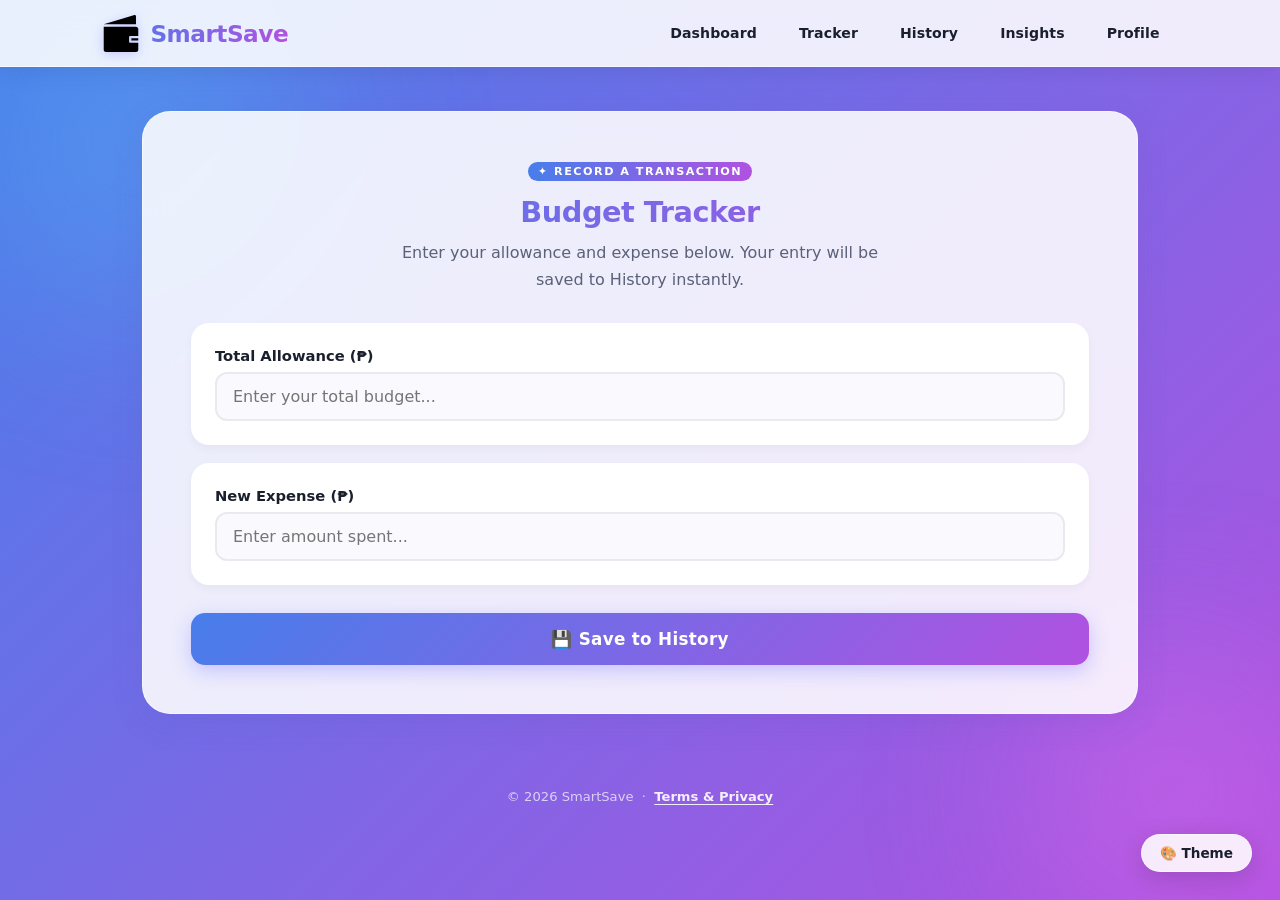
<file: FINAL PROJECT 3.0/tracker.html>
<!DOCTYPE html>
<html lang="en">
<head>
    <meta charset="UTF-8">
    <meta name="viewport" content="width=device-width, initial-scale=1.0">
    <title>SmartSave | Budget Tracker</title>
    <link rel="stylesheet" href="styles.css">
</head>
<body>

    <nav class="main-nav">
        <div class="nav-brand">
            <img src="assets/wallet-svgrepo-com.svg" alt="SmartSave Logo" class="nav-logo">
            <span>SmartSave</span>
        </div>
        <ul class="nav-links">
            <li><a href="index.html"    class="nav-item home">Dashboard</a></li>
            <li><a href="tracker.html"  class="nav-item tracker">Tracker</a></li>
            <li><a href="history.html"  class="nav-item history">History</a></li>
            <li><a href="insights.html" class="nav-item insights">Insights</a></li>
            <li><a href="profile.html"  class="nav-item profile">Profile</a></li>
        </ul>
    </nav>

    <main class="container">
        <section class="card fade-up">
            <span class="tip-tag">&#10022; Record a Transaction</span>
            <h2>Budget Tracker</h2>
            <p style="max-width: 520px; margin: 10px auto 30px;">
                Enter your allowance and expense below. Your entry will be saved to History instantly.
            </p>

            <div class="interact-box fade-up delay-1">
                <label for="user-budget">Total Allowance (&#8369;)</label>
                <input type="number" id="user-budget" placeholder="Enter your total budget...">
            </div>

            <div class="interact-box fade-up delay-2">
                <label for="expense-amount">New Expense (&#8369;)</label>
                <input type="number" id="expense-amount" placeholder="Enter amount spent...">
            </div>

            <button id="save-btn" class="btn-primary fade-up delay-3">&#128190; Save to History</button>
        </section>
    </main>

    <footer style="text-align:center; padding: 28px 0 20px; position:relative; z-index:1;">
        <p style="font-size:0.82rem; color:rgba(255,255,255,0.7);">
            &copy; 2026 SmartSave &nbsp;&middot;&nbsp;
            <a href="terms.html" style="color:rgba(255,255,255,0.9); font-weight:600; text-decoration:underline; text-underline-offset:3px;">Terms &amp; Privacy</a>
        </p>
    </footer>

    <script src="script.js"></script>
    <script src="theme.js"></script>
    <script src="profile-loader.js"></script>
</body>
</html>
</file>
<file: FINAL PROJECT 3.0/styles.css>
/* ── CSS Variables ─────────────────────────────────────── */
:root {
    --h-primary: 220;
    --grad-1: hsl(220, 80%, 60%);
    --grad-2: hsl(280, 70%, 60%);
    --grad-3: hsl(160, 70%, 50%);
    --glass-bg: rgba(255, 255, 255, 0.88);
    --glass-border: rgba(255, 255, 255, 0.6);
    --text-dark: #1a1f2e;
    --text-muted: #5a6178;
    --clr-home: hsl(200, 80%, 50%);
    --clr-tracker: hsl(150, 70%, 45%);
    --clr-history: hsl(35, 90%, 55%);
    --clr-insights: hsl(280, 70%, 60%);
    --clr-danger: #ff7675;
    --shadow-soft: 0 8px 32px rgba(80, 80, 180, 0.13);
    --shadow-hover: 0 20px 50px rgba(80, 80, 180, 0.22);
    --radius-card: 28px;
    --radius-pill: 50px;
}

/* ── Reset ─────────────────────────────────────────────── */
*, *::before, *::after { box-sizing: border-box; margin: 0; padding: 0; }

/* ── Body & Animated Background ───────────────────────── */
body {
    font-family: 'Segoe UI', system-ui, -apple-system, sans-serif;
    background: linear-gradient(135deg, var(--grad-1), var(--grad-2));
    background-attachment: fixed;
    min-height: 100vh;
    color: var(--text-dark);
    overflow-x: hidden;
}

/* Animated floating orbs behind everything */
body::before,
body::after {
    content: '';
    position: fixed;
    border-radius: 50%;
    filter: blur(80px);
    opacity: 0.45;
    z-index: 0;
    pointer-events: none;
    animation: orbFloat 10s ease-in-out infinite alternate;
}
body::before {
    width: 520px; height: 520px;
    background: radial-gradient(circle, hsl(200,90%,65%), transparent 70%);
    top: -120px; left: -120px;
}
body::after {
    width: 420px; height: 420px;
    background: radial-gradient(circle, hsl(300,80%,70%), transparent 70%);
    bottom: -100px; right: -100px;
    animation-delay: -5s;
    animation-duration: 13s;
}

@keyframes orbFloat {
    0%   { transform: translate(0, 0) scale(1); }
    50%  { transform: translate(40px, 30px) scale(1.08); }
    100% { transform: translate(-20px, 50px) scale(0.95); }
}

/* ── Navbar ────────────────────────────────────────────── */
.main-nav {
    display: flex;
    justify-content: space-between;
    align-items: center;
    padding: 14px 8%;
    background: var(--glass-bg);
    backdrop-filter: blur(18px);
    -webkit-backdrop-filter: blur(18px);
    border-bottom: 1px solid var(--glass-border);
    box-shadow: 0 4px 24px rgba(0,0,0,0.08);
    position: sticky;
    top: 0;
    z-index: 1000;
    animation: navSlideDown 0.6s cubic-bezier(0.22, 1, 0.36, 1) both;
}

@keyframes navSlideDown {
    from { transform: translateY(-100%); opacity: 0; }
    to   { transform: translateY(0);     opacity: 1; }
}

.nav-brand {
    display: flex;
    align-items: center;
    font-family: 'Segoe UI', system-ui, -apple-system, sans-serif;
    font-weight: 800;
    font-size: 1.45rem;
    background: linear-gradient(90deg, var(--grad-1), var(--grad-2));
    -webkit-background-clip: text;
    -webkit-text-fill-color: transparent;
    background-clip: text;
    letter-spacing: -0.5px;
}

.nav-logo {
    height: 38px;
    margin-right: 10px;
    filter: drop-shadow(0 2px 6px rgba(100,100,255,0.3));
    transition: transform 0.4s cubic-bezier(0.34, 1.56, 0.64, 1);
}
.nav-logo:hover { transform: rotate(-12deg) scale(1.15); }

.nav-links { display: flex; list-style: none; gap: 6px; }

.nav-item {
    text-decoration: none;
    font-family: 'Segoe UI', system-ui, -apple-system, sans-serif;
    font-weight: 600;
    font-size: 0.88rem;
    padding: 8px 18px;
    border-radius: var(--radius-pill);
    color: var(--text-dark);
    /* Only transition safe properties — avoids font/layout blink */
    transition: background 0.25s ease, color 0.25s ease, box-shadow 0.25s ease, transform 0.25s ease;
    display: inline-block;
    white-space: nowrap;
    letter-spacing: 0.1px;
    /* No position:relative/overflow:hidden — removes the ::before blink source */
}

.nav-item.home:hover    { background: var(--clr-home);    color: #fff; transform: translateY(-2px); box-shadow: 0 4px 14px rgba(0,160,220,0.30); }
.nav-item.tracker:hover { background: var(--clr-tracker); color: #fff; transform: translateY(-2px); box-shadow: 0 4px 14px rgba(0,180,100,0.30); }
.nav-item.history:hover { background: var(--clr-history); color: #fff; transform: translateY(-2px); box-shadow: 0 4px 14px rgba(240,150,30,0.30); }
.nav-item.insights:hover{ background: var(--clr-insights);color: #fff; transform: translateY(-2px); box-shadow: 0 4px 14px rgba(160,60,220,0.30); }
.nav-item.profile:hover { background: linear-gradient(135deg, var(--grad-1), var(--grad-2)); color: #fff; transform: translateY(-2px); box-shadow: 0 4px 14px rgba(100,100,255,0.30); }
.nav-item:active { transform: translateY(0) scale(0.97); }

/* ── Layout ────────────────────────────────────────────── */
.container {
    max-width: 1040px;
    margin: 44px auto;
    padding: 0 22px;
    position: relative;
    z-index: 1;
}

/* ── Page-Entry Animation Utility ─────────────────────── */
.fade-up {
    opacity: 0;
    transform: translateY(28px);
    animation: fadeUp 0.65s cubic-bezier(0.22, 1, 0.36, 1) forwards;
}
@keyframes fadeUp {
    to { opacity: 1; transform: translateY(0); }
}
.delay-1 { animation-delay: 0.1s; }
.delay-2 { animation-delay: 0.22s; }
.delay-3 { animation-delay: 0.36s; }
.delay-4 { animation-delay: 0.5s; }

/* ── Card ──────────────────────────────────────────────── */
.card {
    background: var(--glass-bg);
    backdrop-filter: blur(14px);
    -webkit-backdrop-filter: blur(14px);
    padding: 3rem;
    border-radius: var(--radius-card);
    border: 1px solid var(--glass-border);
    box-shadow: var(--shadow-soft);
    text-align: center;
    animation: fadeUp 0.7s cubic-bezier(0.22, 1, 0.36, 1) 0.1s both;
}

/* ── Hero Banner ───────────────────────────────────────── */
.hero-banner {
    height: 380px;
    background-image:
        linear-gradient(135deg, rgba(30,30,80,0.60), rgba(80,0,120,0.55)),
        url('assets/calculator-laptop-textured-black-background-top-view.webp');
    background-size: cover;
    background-position: center;
    border-radius: 26px;
    display: flex;
    flex-direction: column;
    align-items: center;
    justify-content: center;
    text-align: center;
    color: white;
    margin-bottom: 32px;
    overflow: hidden;
    position: relative;
    animation: fadeUp 0.7s cubic-bezier(0.22, 1, 0.36, 1) both;
}

/* Shimmer line across hero */
.hero-banner::after {
    content: '';
    position: absolute;
    top: 0; left: -100%;
    width: 50%; height: 100%;
    background: linear-gradient(120deg, transparent, rgba(255,255,255,0.08), transparent);
    animation: heroShimmer 4s ease-in-out infinite;
}
@keyframes heroShimmer {
    0%   { left: -100%; }
    60%  { left: 160%;  }
    100% { left: 160%;  }
}

.hero-banner h1 {
    font-family: 'Segoe UI', system-ui, -apple-system, sans-serif;
    font-size: 2.2rem;
    font-weight: 800;
    color: #fff;
    letter-spacing: -1px;
    text-shadow: 0 4px 24px rgba(0,0,0,0.4);
    animation: fadeUp 0.8s 0.2s both;
}

.hero-banner p {
    font-size: 1.1rem;
    color: rgba(255,255,255,0.82);
    margin-top: 12px;
    animation: fadeUp 0.8s 0.38s both;
}

.hero-badge {
    display: inline-block;
    background: rgba(255,255,255,0.18);
    border: 1px solid rgba(255,255,255,0.35);
    backdrop-filter: blur(8px);
    color: #fff;
    font-size: 0.78rem;
    font-weight: 700;
    letter-spacing: 2px;
    text-transform: uppercase;
    padding: 6px 16px;
    border-radius: 50px;
    margin-bottom: 18px;
    animation: fadeUp 0.8s 0.05s both;
}

/* ── Stats Row (index) ─────────────────────────────────── */
.stats-row {
    display: grid;
    grid-template-columns: repeat(3, 1fr);
    gap: 18px;
    margin-bottom: 24px;
}

.stat-card {
    background: var(--glass-bg);
    border: 1px solid var(--glass-border);
    border-radius: 20px;
    padding: 28px 20px;
    text-align: center;
    box-shadow: var(--shadow-soft);
    transition: transform 0.3s cubic-bezier(0.34, 1.56, 0.64, 1), box-shadow 0.3s;
    cursor: default;
}
.stat-card:hover {
    transform: translateY(-8px) scale(1.03);
    box-shadow: var(--shadow-hover);
}
.stat-icon {
    font-size: 2.2rem;
    margin-bottom: 10px;
    display: block;
    animation: iconPop 0.6s cubic-bezier(0.34, 1.56, 0.64, 1) both;
}
@keyframes iconPop {
    from { transform: scale(0); opacity: 0; }
    to   { transform: scale(1); opacity: 1; }
}
.stat-label {
    font-size: 0.8rem;
    font-weight: 700;
    letter-spacing: 1.5px;
    text-transform: uppercase;
    color: var(--text-muted);
}
.stat-value {
    font-family: 'Segoe UI', system-ui, -apple-system, sans-serif;
    font-size: 1.5rem;
    font-weight: 800;
    background: linear-gradient(90deg, var(--grad-1), var(--grad-2));
    -webkit-background-clip: text;
    -webkit-text-fill-color: transparent;
    background-clip: text;
    margin-top: 4px;
}

/* ── Feature Cards Grid (index) ───────────────────────── */
.features-grid {
    display: grid;
    grid-template-columns: repeat(auto-fit, minmax(260px, 1fr));
    gap: 20px;
    margin-top: 28px;
}

.feature-card {
    background: white;
    border-radius: 22px;
    padding: 30px 24px;
    text-align: left;
    border-top: 4px solid transparent;
    box-shadow: 0 4px 16px rgba(0,0,0,0.06);
    transition: all 0.35s cubic-bezier(0.34, 1.56, 0.64, 1);
    position: relative;
    overflow: hidden;
}
.feature-card::before {
    content: '';
    position: absolute;
    inset: 0;
    opacity: 0;
    transition: opacity 0.3s;
    border-radius: 22px;
}
.feature-card:hover {
    transform: translateY(-10px);
    box-shadow: var(--shadow-hover);
}
.feature-card:hover::before { opacity: 1; }

.feature-card.blue  { border-top-color: var(--clr-home); }
.feature-card.green { border-top-color: var(--clr-tracker); }
.feature-card.orange{ border-top-color: var(--clr-history); }
.feature-card.purple{ border-top-color: var(--clr-insights); }

.feature-card:hover.blue   { background: linear-gradient(135deg, hsl(200,100%,97%), white); }
.feature-card:hover.green  { background: linear-gradient(135deg, hsl(150,100%,97%), white); }
.feature-card:hover.orange { background: linear-gradient(135deg, hsl(35,100%,97%), white); }
.feature-card:hover.purple { background: linear-gradient(135deg, hsl(280,100%,97%), white); }

.feature-emoji { font-size: 2.4rem; margin-bottom: 14px; display: block; }
.feature-title {
    font-family: 'Segoe UI', system-ui, -apple-system, sans-serif;
    font-size: 1.1rem;
    font-weight: 800;
    color: var(--text-dark);
    margin-bottom: 8px;
}
.feature-desc { font-size: 0.9rem; color: var(--text-muted); line-height: 1.6; }

/* ── CTA Button ────────────────────────────────────────── */
.btn-cta {
    display: inline-block;
    margin-top: 36px;
    background: linear-gradient(135deg, var(--grad-1), var(--grad-2));
    color: white;
    font-family: 'Segoe UI', system-ui, -apple-system, sans-serif;
    font-weight: 700;
    font-size: 1rem;
    padding: 16px 40px;
    border-radius: var(--radius-pill);
    text-decoration: none;
    border: none;
    cursor: pointer;
    position: relative;
    overflow: hidden;
    transition: transform 0.3s cubic-bezier(0.34,1.56,0.64,1), box-shadow 0.3s;
    box-shadow: 0 6px 24px rgba(100,100,255,0.35);
}
.btn-cta::before {
    content: '';
    position: absolute;
    top: 0; left: -100%;
    width: 60%; height: 100%;
    background: linear-gradient(120deg, transparent, rgba(255,255,255,0.28), transparent);
    transition: left 0.45s ease;
}
.btn-cta:hover { transform: translateY(-4px) scale(1.04); box-shadow: 0 14px 36px rgba(100,100,255,0.45); }
.btn-cta:hover::before { left: 160%; }
.btn-cta:active { transform: scale(0.97); }

/* ── Interact Box (Tracker) ────────────────────────────── */
.interact-box {
    background: #ffffff;
    padding: 22px;
    border-radius: 18px;
    margin-bottom: 18px;
    border: 2px solid transparent;
    text-align: left;
    position: relative;
    overflow: hidden;
    transition: transform 0.3s cubic-bezier(0.34, 1.56, 0.64, 1), border-color 0.3s ease, box-shadow 0.3s ease;
    box-shadow: 0 4px 10px rgba(0,0,0,0.04);
}

/* Shimmer sweep — same as btn-cta */
.interact-box::before {
    content: '';
    position: absolute;
    top: 0; left: -100%;
    width: 60%; height: 100%;
    background: linear-gradient(120deg, transparent, rgba(255,255,255,0.45), transparent);
    transition: left 0.45s ease;
    pointer-events: none;
    z-index: 0;
}
.interact-box:hover::before { left: 160%; }

/* All boxes — general pop */
.interact-box:hover {
    transform: translateY(-6px) scale(1.02);
    box-shadow: 0 14px 36px rgba(100, 100, 255, 0.22);
}

/* Budget box — blue pop */
.interact-box:nth-of-type(1):hover {
    border-color: var(--clr-home);
    box-shadow: 0 14px 36px rgba(0, 160, 220, 0.28);
}

/* Expense box — orange pop */
.interact-box:nth-of-type(2):hover {
    border-color: var(--clr-history);
    box-shadow: 0 14px 36px rgba(240, 150, 30, 0.28);
}

.interact-box:active {
    transform: scale(0.98);
    transition: transform 0.1s ease;
}

/* Keep child elements above the shimmer */
.interact-box label,
.interact-box input {
    position: relative;
    z-index: 1;
}

label { font-weight: 700; font-size: 0.92rem; display: block; margin-bottom: 8px; color: var(--text-dark); }

input {
    width: 100%;
    padding: 13px 16px;
    border: 2px solid #e8eaf0;
    border-radius: 12px;
    outline: none;
    font-size: 1rem;
    font-family: 'Segoe UI', system-ui, -apple-system, sans-serif;
    transition: border-color 0.3s, box-shadow 0.3s;
    background: #fafafe;
}

/* Budget input — blue focus */
#user-budget:focus {
    border-color: var(--clr-home);
    box-shadow: 0 0 0 4px rgba(0, 160, 220, 0.13);
}

/* Expense input — orange focus */
#expense-amount:focus {
    border-color: var(--clr-history);
    box-shadow: 0 0 0 4px rgba(240, 150, 30, 0.13);
}

/* ── Primary Button ────────────────────────────────────── */
.btn-primary {
    background: linear-gradient(135deg, var(--grad-1), var(--grad-2));
    color: white;
    border: none;
    padding: 16px;
    border-radius: 14px;
    font-family: 'Segoe UI', system-ui, -apple-system, sans-serif;
    font-weight: 700;
    font-size: 1.05rem;
    cursor: pointer;
    width: 100%;
    transition: transform 0.3s cubic-bezier(0.34,1.56,0.64,1), box-shadow 0.3s, opacity 0.2s;
    margin-top: 10px;
    position: relative;
    overflow: hidden;
    box-shadow: 0 6px 20px rgba(100,100,255,0.3);
    letter-spacing: 0.3px;
}
.btn-primary::after {
    content: '';
    position: absolute;
    top: 50%; left: 50%;
    width: 0; height: 0;
    background: rgba(255,255,255,0.25);
    border-radius: 50%;
    transform: translate(-50%,-50%);
    transition: width 0.5s, height 0.5s, opacity 0.5s;
    opacity: 0;
}
.btn-primary:active::after { width: 300px; height: 300px; opacity: 0; transition: 0s; }
.btn-primary:hover { transform: translateY(-3px) scale(1.02); box-shadow: 0 12px 30px rgba(100,100,255,0.4); }
.btn-primary:active { transform: scale(0.97); }

/* ── Reset Button ──────────────────────────────────────── */
.btn-reset {
    background: white;
    color: var(--clr-danger);
    border: 2px solid var(--clr-danger);
    padding: 11px 24px;
    border-radius: var(--radius-pill);
    font-family: 'Segoe UI', system-ui, -apple-system, sans-serif;
    font-weight: 700;
    cursor: pointer;
    margin-bottom: 28px;
    transition: all 0.3s cubic-bezier(0.34, 1.56, 0.64, 1);
}
.btn-reset:hover {
    background: var(--clr-danger);
    color: white;
    transform: translateY(-3px) scale(1.05);
    box-shadow: 0 8px 20px rgba(255, 118, 117, 0.4);
}

/* ── History Grid ──────────────────────────────────────── */
.history-grid {
    display: grid;
    grid-template-columns: repeat(auto-fill, minmax(280px, 1fr));
    gap: 20px;
    margin-top: 26px;
}

.history-card, .interact-box.history-item {
    background: white;
    padding: 22px;
    border-radius: 18px;
    text-align: left;
    border-left: 5px solid var(--clr-history);
    box-shadow: 0 4px 14px rgba(0,0,0,0.06);
    transition: all 0.3s cubic-bezier(0.34,1.56,0.64,1);
    animation: fadeUp 0.5s both;
}
.history-card:hover { transform: translateY(-6px); box-shadow: var(--shadow-hover); }

/* ── Headings ──────────────────────────────────────────── */
h2 {
    font-family: 'Segoe UI', system-ui, -apple-system, sans-serif;
    font-size: 1.8rem;
    font-weight: 800;
    color: var(--text-dark);
    margin-bottom: 8px;
    letter-spacing: -0.5px;
}
.card h2 {
    background: linear-gradient(90deg, var(--grad-1), var(--grad-2));
    -webkit-background-clip: text;
    -webkit-text-fill-color: transparent;
    background-clip: text;
}
p { line-height: 1.7; color: var(--text-muted); }

/* ── Insight Boxes ─────────────────────────────────────── */
.insight-box {
    background: white;
    padding: 26px 28px;
    border-radius: 18px;
    margin-top: 22px;
    text-align: left;
    border-left: 6px solid var(--clr-insights);
    box-shadow: 0 4px 14px rgba(0,0,0,0.05);
    transition: transform 0.3s cubic-bezier(0.34,1.56,0.64,1), box-shadow 0.3s;
    animation: fadeUp 0.6s both;
}
.insight-box:hover { transform: translateY(-6px); box-shadow: var(--shadow-hover); }

.insight-box.green  { border-left-color: var(--clr-tracker); }
.insight-box.orange { border-left-color: var(--clr-history); }
.insight-box.blue   { border-left-color: var(--clr-home); }
.insight-box.red    { border-left-color: var(--clr-danger); }

.insight-header {
    display: flex;
    align-items: center;
    gap: 12px;
    margin-bottom: 10px;
}
.insight-icon { font-size: 1.6rem; }
.insight-title {
    font-family: 'Segoe UI', system-ui, -apple-system, sans-serif;
    font-size: 1.05rem;
    font-weight: 800;
    color: var(--text-dark);
}
.insight-box p { font-size: 0.95rem; color: var(--text-muted); }

.tip-tag {
    display: inline-block;
    font-size: 0.7rem;
    font-weight: 700;
    letter-spacing: 1.5px;
    text-transform: uppercase;
    padding: 3px 10px;
    border-radius: 50px;
    margin-bottom: 14px;
    background: linear-gradient(90deg, var(--grad-1), var(--grad-2));
    color: white;
}

.insights-grid {
    display: grid;
    grid-template-columns: repeat(auto-fit, minmax(290px, 1fr));
    gap: 20px;
    margin-top: 10px;
}

/* ── Pulse Dot (live indicator) ────────────────────────── */
.pulse-dot {
    display: inline-block;
    width: 10px; height: 10px;
    background: var(--clr-tracker);
    border-radius: 50%;
    margin-right: 8px;
    position: relative;
    vertical-align: middle;
}
.pulse-dot::after {
    content: '';
    position: absolute;
    inset: -4px;
    border-radius: 50%;
    border: 2px solid var(--clr-tracker);
    animation: pulse 1.5s ease-out infinite;
}
@keyframes pulse {
    0%   { transform: scale(1);   opacity: 1; }
    100% { transform: scale(2.2); opacity: 0; }
}

/* ── Responsive ────────────────────────────────────────── */
@media (max-width: 768px) {
    .stats-row { grid-template-columns: 1fr 1fr; }
}
@media (max-width: 480px) {
    .main-nav { flex-direction: column; gap: 14px; padding: 14px 5%; }
    .nav-links { flex-wrap: wrap; justify-content: center; }
    .card { padding: 1.6rem; }
    .stats-row { grid-template-columns: 1fr; }
    .hero-banner { height: 300px; }
}


/* ── Theme Toggle Button (fixed bottom-right) ─────────── */
.theme-toggle-btn {
    position: fixed;
    bottom: 28px;
    right: 28px;
    z-index: 9999;
    background: var(--glass-bg);
    border: 1.5px solid var(--glass-border);
    border-radius: var(--radius-pill);
    padding: 10px 18px;
    font-family: 'Segoe UI', system-ui, sans-serif;
    font-size: 0.85rem;
    font-weight: 700;
    cursor: pointer;
    box-shadow: 0 6px 24px rgba(0,0,0,0.15);
    display: flex;
    align-items: center;
    gap: 8px;
    transition: transform 0.25s ease, box-shadow 0.25s ease;
    color: var(--text-dark);
    backdrop-filter: blur(12px);
}
.theme-toggle-btn:hover {
    transform: translateY(-3px);
    box-shadow: 0 10px 30px rgba(0,0,0,0.2);
}

/* Theme picker panel */
.theme-panel {
    position: fixed;
    bottom: 76px;
    right: 28px;
    z-index: 9998;
    background: var(--glass-bg);
    backdrop-filter: blur(16px);
    border: 1.5px solid var(--glass-border);
    border-radius: 20px;
    padding: 16px;
    box-shadow: 0 12px 40px rgba(0,0,0,0.18);
    display: none;
    flex-direction: column;
    gap: 8px;
    min-width: 180px;
    animation: fadeUp 0.25s ease both;
}
.theme-panel.open { display: flex; }

.theme-panel-title {
    font-size: 0.72rem;
    font-weight: 700;
    letter-spacing: 1.5px;
    text-transform: uppercase;
    color: var(--text-muted);
    margin-bottom: 4px;
    padding: 0 4px;
}

.theme-option {
    display: flex;
    align-items: center;
    gap: 10px;
    padding: 10px 14px;
    border-radius: 12px;
    border: 2px solid transparent;
    cursor: pointer;
    font-size: 0.88rem;
    font-weight: 600;
    transition: background 0.2s, border-color 0.2s;
    color: var(--text-dark);
    background: none;
    font-family: 'Segoe UI', system-ui, sans-serif;
    text-align: left;
    width: 100%;
}
.theme-option:hover { background: rgba(100,100,255,0.08); }
.theme-option.active { border-color: var(--grad-1); background: rgba(100,100,255,0.1); }

.theme-swatch {
    width: 20px; height: 20px;
    border-radius: 50%;
    border: 2px solid rgba(0,0,0,0.1);
    flex-shrink: 0;
}
.swatch-color  { background: linear-gradient(135deg, hsl(220,80%,60%), hsl(280,70%,60%)); }
.swatch-dark   { background: linear-gradient(135deg, #1a1a2e, #2d2d44); }
.swatch-bw     { background: linear-gradient(135deg, #ffffff, #1a1a1a); border-color: #ccc; }

/* ── DARK THEME ────────────────────────────────────────── */
body.theme-dark {
    background: linear-gradient(135deg, #0f0f1a, #1a1a2e) !important;
}
body.theme-dark::before {
    background: radial-gradient(circle, rgba(100,100,255,0.3), transparent 70%);
}
body.theme-dark::after {
    background: radial-gradient(circle, rgba(160,60,220,0.25), transparent 70%);
}
body.theme-dark .main-nav {
    background: rgba(20, 20, 40, 0.92);
    border-bottom-color: rgba(255,255,255,0.08);
}
body.theme-dark .card,
body.theme-dark .interact-box,
body.theme-dark .insight-box,
body.theme-dark .feature-card,
body.theme-dark .stat-card,
body.theme-dark .theme-toggle-btn,
body.theme-dark .theme-panel {
    background: rgba(30, 30, 55, 0.92);
    border-color: rgba(255,255,255,0.08);
    color: #e0e0f0;
}
body.theme-dark h2,
body.theme-dark h3,
body.theme-dark .feature-title,
body.theme-dark .insight-title,
body.theme-dark .stat-label {
    color: #c8c8ee;
}
body.theme-dark p,
body.theme-dark label,
body.theme-dark .feature-desc,
body.theme-dark .insight-box p {
    color: #9090b8;
}
body.theme-dark .nav-item { color: #c8c8ee; }
body.theme-dark input {
    background: rgba(255,255,255,0.06);
    border-color: rgba(255,255,255,0.12);
    color: #e0e0f0;
}
body.theme-dark .theme-option { color: #c8c8ee; }
body.theme-dark .theme-panel-title { color: #7070a0; }

/* ── BLACK & WHITE THEME ───────────────────────────────── */
body.theme-bw {
    background: #f5f5f5 !important;
}
body.theme-bw::before,
body.theme-bw::after { opacity: 0; }

body.theme-bw .main-nav {
    background: #ffffff;
    border-bottom: 1.5px solid #d0d0d0;
    box-shadow: 0 2px 12px rgba(0,0,0,0.08);
}
body.theme-bw .nav-brand {
    background: none;
    -webkit-text-fill-color: #1a1a1a;
    color: #1a1a1a;
}
body.theme-bw .nav-item { color: #1a1a1a; }
body.theme-bw .nav-item.home:hover,
body.theme-bw .nav-item.tracker:hover,
body.theme-bw .nav-item.history:hover,
body.theme-bw .nav-item.insights:hover {
    background: #1a1a1a;
    color: #ffffff;
    box-shadow: 0 4px 14px rgba(0,0,0,0.25);
}
body.theme-bw .card,
body.theme-bw .interact-box,
body.theme-bw .feature-card,
body.theme-bw .stat-card,
body.theme-bw .theme-toggle-btn,
body.theme-bw .theme-panel {
    background: #ffffff;
    border-color: #d8d8d8;
    box-shadow: 0 4px 16px rgba(0,0,0,0.07);
}
body.theme-bw .insight-box        { background: #ffffff; border-left-color: #1a1a1a !important; }
body.theme-bw .history-item       { border-left-color: #1a1a1a !important; }
body.theme-bw h2 {
    background: none;
    -webkit-text-fill-color: #1a1a1a;
    color: #1a1a1a;
}
body.theme-bw h3, body.theme-bw .feature-title,
body.theme-bw .insight-title      { color: #1a1a1a; }
body.theme-bw p, body.theme-bw label,
body.theme-bw .feature-desc,
body.theme-bw .insight-box p,
body.theme-bw .stat-label         { color: #555555; }
body.theme-bw .stat-value {
    background: none;
    -webkit-text-fill-color: #1a1a1a;
    color: #1a1a1a;
}
body.theme-bw .tip-tag            { background: #1a1a1a; color: #ffffff; }
body.theme-bw .btn-primary,
body.theme-bw .btn-cta            { background: #1a1a1a; box-shadow: none; }
body.theme-bw .btn-reset          { border-color: #1a1a1a; color: #1a1a1a; }
body.theme-bw .btn-reset:hover    { background: #1a1a1a; color: #ffffff; box-shadow: none; }
body.theme-bw input {
    background: #fafafa;
    border-color: #cccccc;
    color: #1a1a1a;
}
body.theme-bw .hero-banner {
    background-image:
        linear-gradient(135deg, rgba(0,0,0,0.65), rgba(50,50,50,0.6)),
        url('assets/calculator-laptop-textured-black-background-top-view.webp');
}
body.theme-bw .pulse-dot,
body.theme-bw .pulse-dot::after   { background-color: #1a1a1a; border-color: #1a1a1a; }
body.theme-bw .theme-option       { color: #1a1a1a; }
body.theme-bw .theme-panel-title  { color: #888888; }
body.theme-bw .feature-card.blue:hover,
body.theme-bw .feature-card.green:hover,
body.theme-bw .feature-card.orange:hover,
body.theme-bw .feature-card.purple:hover { background: #f5f5f5; }
body.theme-bw .feature-card.blue,
body.theme-bw .feature-card.green,
body.theme-bw .feature-card.orange,
body.theme-bw .feature-card.purple { border-top-color: #1a1a1a; }

/* ── Terms Page Styles ─────────────────────────────────── */
.terms-section {
    text-align: left;
    margin-top: 28px;
}
.terms-block {
    background: white;
    border-radius: 18px;
    padding: 28px 32px;
    margin-bottom: 16px;
    border-left: 5px solid var(--grad-1);
    box-shadow: 0 4px 14px rgba(0,0,0,0.05);
    transition: transform 0.3s ease, box-shadow 0.3s ease;
    animation: fadeUp 0.5s both;
}
.terms-block:hover { transform: translateY(-4px); box-shadow: var(--shadow-hover); }
.terms-block h3 {
    font-size: 1rem;
    font-weight: 800;
    color: var(--text-dark);
    margin-bottom: 10px;
    display: flex;
    align-items: center;
    gap: 10px;
}
.terms-block p, .terms-block li {
    font-size: 0.92rem;
    color: var(--text-muted);
    line-height: 1.75;
}
.terms-block ul { padding-left: 20px; margin-top: 8px; }
.terms-block li { margin-bottom: 4px; }
.terms-last-updated {
    font-size: 0.78rem;
    color: var(--text-muted);
    margin-top: 6px;
}

body.theme-dark .terms-block  { background: rgba(30,30,55,0.92); border-color: rgba(255,255,255,0.08); border-left-color: var(--grad-1); }
body.theme-dark .terms-block h3 { color: #c8c8ee; }
body.theme-bw   .terms-block  { border-left-color: #1a1a1a; }
body.theme-bw   .terms-block h3 { color: #1a1a1a; }


/* ── Avatar ────────────────────────────────────────────── */
.profile-header {
    display: flex;
    flex-direction: column;
    align-items: center;
    gap: 14px;
    padding-bottom: 32px;
    border-bottom: 1.5px solid rgba(0,0,0,0.07);
    margin-bottom: 32px;
}
.avatar-wrap {
    position: relative;
    width: 96px;
    height: 96px;
    cursor: pointer;
}
.avatar-circle {
    width: 96px;
    height: 96px;
    border-radius: 50%;
    background: linear-gradient(135deg, var(--grad-1), var(--grad-2));
    display: flex;
    align-items: center;
    justify-content: center;
    font-size: 2.6rem;
    color: white;
    font-weight: 800;
    transition: transform 0.35s cubic-bezier(0.34,1.56,0.64,1), box-shadow 0.3s;
    box-shadow: 0 6px 24px rgba(100,100,255,0.3);
    user-select: none;
}
.avatar-wrap:hover .avatar-circle {
    transform: scale(1.1) rotate(-6deg);
    box-shadow: 0 12px 32px rgba(100,100,255,0.45);
}
.avatar-edit-badge {
    position: absolute;
    bottom: 2px; right: 2px;
    width: 26px; height: 26px;
    background: white;
    border-radius: 50%;
    display: flex;
    align-items: center;
    justify-content: center;
    font-size: 0.75rem;
    box-shadow: 0 2px 8px rgba(0,0,0,0.15);
    border: 2px solid var(--grad-1);
}
.profile-name-display {
    font-size: 1.4rem;
    font-weight: 800;
    color: var(--text-dark);
}
.profile-tagline {
    font-size: 0.88rem;
    color: var(--text-muted);
    margin-top: -8px;
}

/* ── Settings Sections ─────────────────────────────────── */
.settings-section {
    margin-bottom: 32px;
    text-align: left;
}
.settings-label {
    font-size: 0.72rem;
    font-weight: 800;
    letter-spacing: 2px;
    text-transform: uppercase;
    color: var(--text-muted);
    margin-bottom: 12px;
    padding-left: 4px;
}

/* ── Settings Row ──────────────────────────────────────── */
.settings-row {
    background: white;
    border-radius: 16px;
    padding: 18px 20px;
    margin-bottom: 10px;
    display: flex;
    align-items: center;
    gap: 14px;
    border: 2px solid transparent;
    box-shadow: 0 3px 10px rgba(0,0,0,0.05);
    position: relative;
    overflow: hidden;
    transition: transform 0.3s cubic-bezier(0.34,1.56,0.64,1), border-color 0.3s, box-shadow 0.3s;
    cursor: default;
}
.settings-row::before {
    content: '';
    position: absolute;
    top: 0; left: -100%;
    width: 60%; height: 100%;
    background: linear-gradient(120deg, transparent, rgba(255,255,255,0.5), transparent);
    transition: left 0.45s ease;
    pointer-events: none;
}
.settings-row:hover { transform: translateY(-4px) scale(1.01); border-color: var(--grad-1); box-shadow: 0 12px 28px rgba(100,100,255,0.18); }
.settings-row:hover::before { left: 160%; }
.settings-row:active { transform: scale(0.98); }

.settings-icon {
    font-size: 1.4rem;
    width: 42px; height: 42px;
    border-radius: 12px;
    background: linear-gradient(135deg, hsl(220,80%,95%), hsl(280,70%,95%));
    display: flex; align-items: center; justify-content: center;
    flex-shrink: 0;
}
.settings-info { flex: 1; }
.settings-info strong {
    display: block;
    font-size: 0.95rem;
    font-weight: 700;
    color: var(--text-dark);
    margin-bottom: 2px;
}
.settings-info span {
    font-size: 0.82rem;
    color: var(--text-muted);
}
.settings-arrow { color: var(--text-muted); font-size: 1rem; }

/* ── Profile Input Fields ──────────────────────────────── */
.profile-field {
    margin-bottom: 14px;
    text-align: left;
}
.profile-field label {
    font-size: 0.82rem;
    font-weight: 700;
    color: var(--text-muted);
    letter-spacing: 0.5px;
    text-transform: uppercase;
    margin-bottom: 6px;
    display: block;
}
.profile-field input {
    width: 100%;
    padding: 13px 16px;
    border: 2px solid #e8eaf0;
    border-radius: 12px;
    font-size: 0.97rem;
    font-family: 'Segoe UI', system-ui, sans-serif;
    outline: none;
    background: #fafafe;
    transition: border-color 0.3s, box-shadow 0.3s;
    color: var(--text-dark);
}
.profile-field input:focus {
    border-color: var(--grad-1);
    box-shadow: 0 0 0 4px rgba(100,130,255,0.12);
}

/* ── Stats Summary ─────────────────────────────────────── */
.profile-stats {
    display: grid;
    grid-template-columns: repeat(3, 1fr);
    gap: 12px;
    margin-bottom: 32px;
}
.profile-stat {
    background: white;
    border-radius: 16px;
    padding: 18px 12px;
    text-align: center;
    box-shadow: 0 3px 10px rgba(0,0,0,0.05);
    transition: transform 0.3s cubic-bezier(0.34,1.56,0.64,1), box-shadow 0.3s;
    border: 2px solid transparent;
}
.profile-stat:hover { transform: translateY(-5px) scale(1.03); box-shadow: var(--shadow-hover); border-color: var(--grad-1); }
.profile-stat-value {
    font-size: 1.4rem;
    font-weight: 800;
    background: linear-gradient(90deg, var(--grad-1), var(--grad-2));
    -webkit-background-clip: text;
    -webkit-text-fill-color: transparent;
    background-clip: text;
}
.profile-stat-label {
    font-size: 0.75rem;
    font-weight: 700;
    color: var(--text-muted);
    text-transform: uppercase;
    letter-spacing: 1px;
    margin-top: 4px;
}

/* ── Save Button ───────────────────────────────────────── */
.btn-save-profile {
    width: 100%;
    padding: 15px;
    background: linear-gradient(135deg, var(--grad-1), var(--grad-2));
    color: white;
    border: none;
    border-radius: 14px;
    font-size: 1rem;
    font-weight: 700;
    font-family: 'Segoe UI', system-ui, sans-serif;
    cursor: pointer;
    transition: transform 0.3s cubic-bezier(0.34,1.56,0.64,1), box-shadow 0.3s;
    box-shadow: 0 6px 20px rgba(100,100,255,0.3);
    margin-top: 6px;
    position: relative;
    overflow: hidden;
}
.btn-save-profile::before {
    content: '';
    position: absolute;
    top: 0; left: -100%;
    width: 60%; height: 100%;
    background: linear-gradient(120deg, transparent, rgba(255,255,255,0.25), transparent);
    transition: left 0.45s ease;
}
.btn-save-profile:hover { transform: translateY(-3px) scale(1.02); box-shadow: 0 12px 30px rgba(100,100,255,0.4); }
.btn-save-profile:hover::before { left: 160%; }
.btn-save-profile:active { transform: scale(0.97); }

/* ── Danger Zone ───────────────────────────────────────── */
.danger-zone {
    background: #fff5f5;
    border: 2px solid #ffd0d0;
    border-radius: 16px;
    padding: 20px;
    text-align: left;
}
.danger-zone h4 {
    font-size: 0.85rem;
    font-weight: 800;
    color: var(--clr-danger);
    text-transform: uppercase;
    letter-spacing: 1.5px;
    margin-bottom: 10px;
}
.danger-zone p {
    font-size: 0.88rem;
    color: var(--text-muted);
    margin-bottom: 14px;
}

/* ── Dark / BW theme overrides ─────────────────────────── */
body.theme-dark .profile-name-display { color: #e0e0f0; }
body.theme-dark .profile-header       { border-bottom-color: rgba(255,255,255,0.08); }
body.theme-dark .settings-row,
body.theme-dark .profile-stat         { background: rgba(30,30,55,0.92); border-color: rgba(255,255,255,0.06); }
body.theme-dark .settings-info strong { color: #c8c8ee; }
body.theme-dark .settings-info span,
body.theme-dark .profile-stat-label   { color: #7070a0; }
body.theme-dark .settings-icon        { background: rgba(100,100,255,0.15); }
body.theme-dark .profile-field input  { background: rgba(255,255,255,0.06); border-color: rgba(255,255,255,0.12); color: #e0e0f0; }
body.theme-dark .danger-zone          { background: rgba(255,80,80,0.08); border-color: rgba(255,80,80,0.2); }

body.theme-bw .profile-stat-value     { background: none; -webkit-text-fill-color: #1a1a1a; }
body.theme-bw .settings-row,
body.theme-bw .profile-stat           { background: white; border-color: #e0e0e0; }
body.theme-bw .settings-row:hover,
body.theme-bw .profile-stat:hover     { border-color: #1a1a1a; box-shadow: 0 8px 20px rgba(0,0,0,0.1); }
body.theme-bw .settings-icon          { background: #f0f0f0; }
body.theme-bw .btn-save-profile       { background: #1a1a1a; box-shadow: none; }
body.theme-bw .danger-zone            { background: #fff5f5; }
</file>
